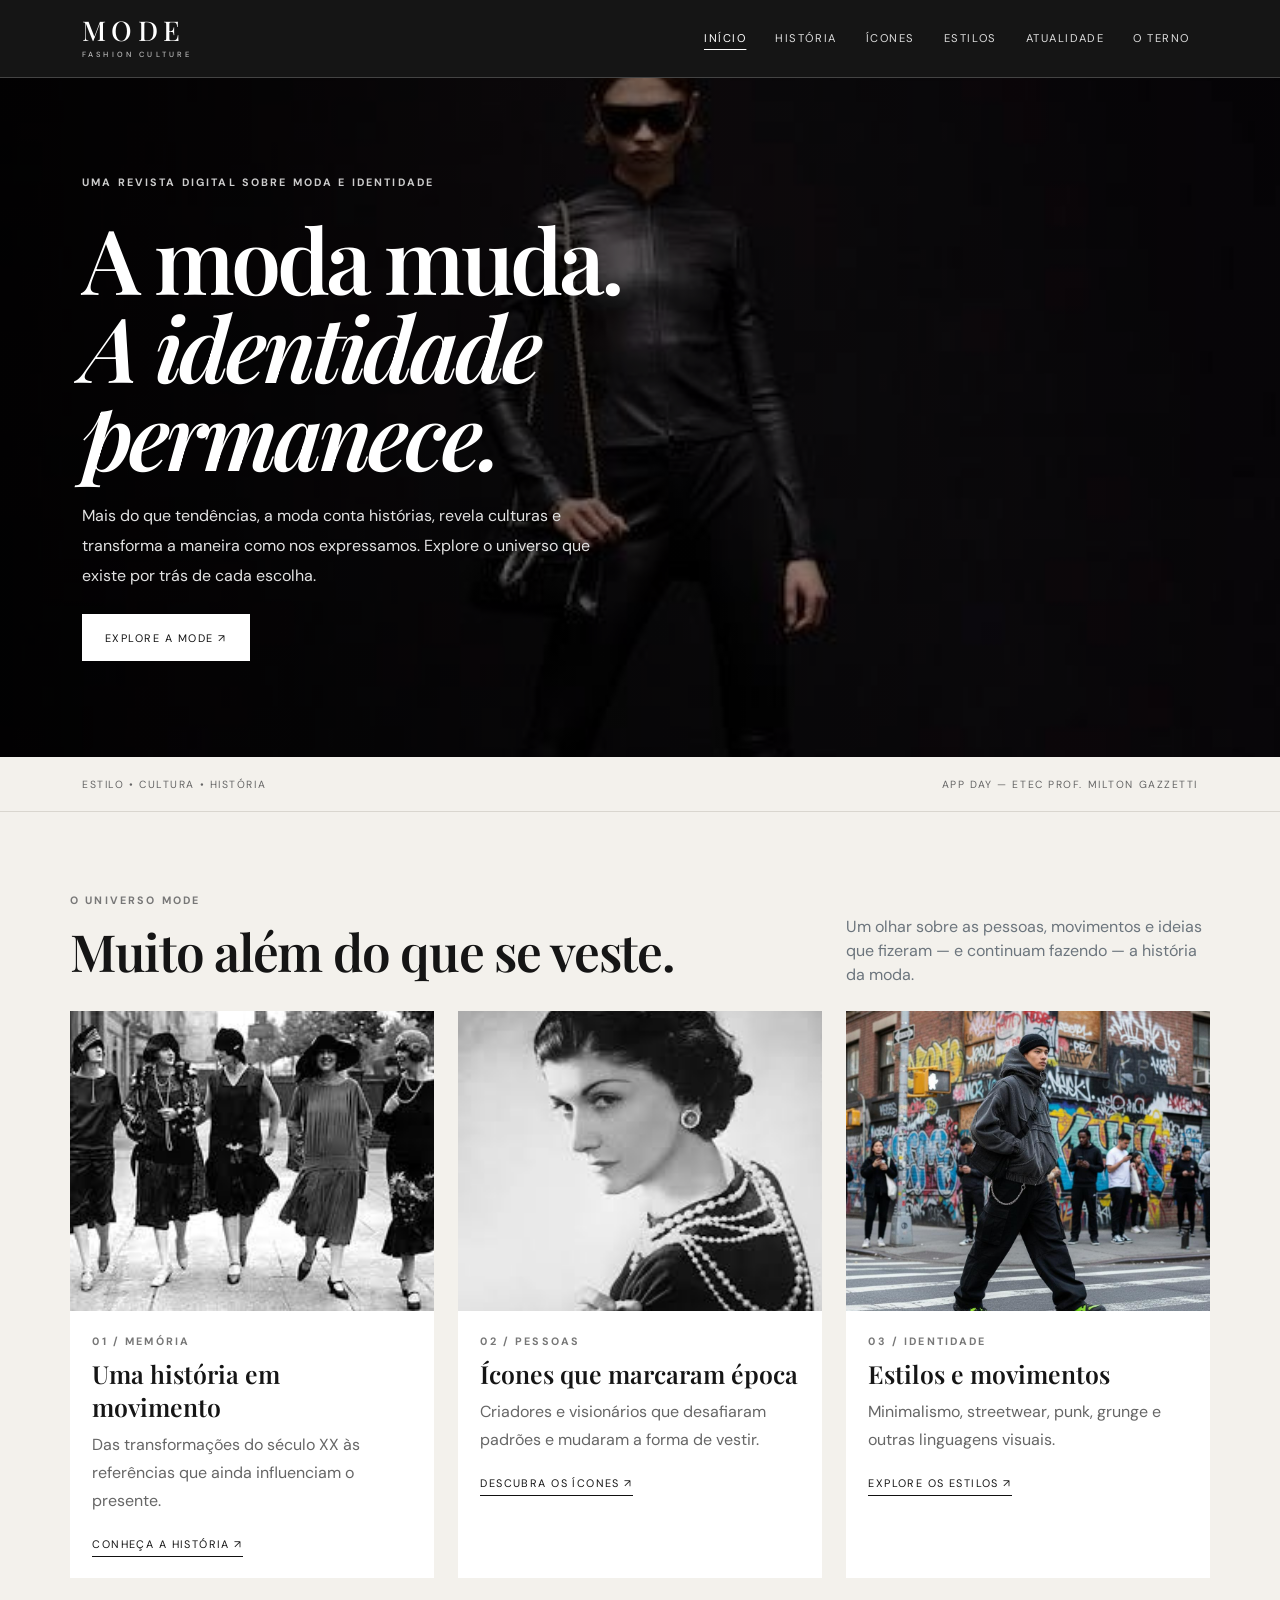
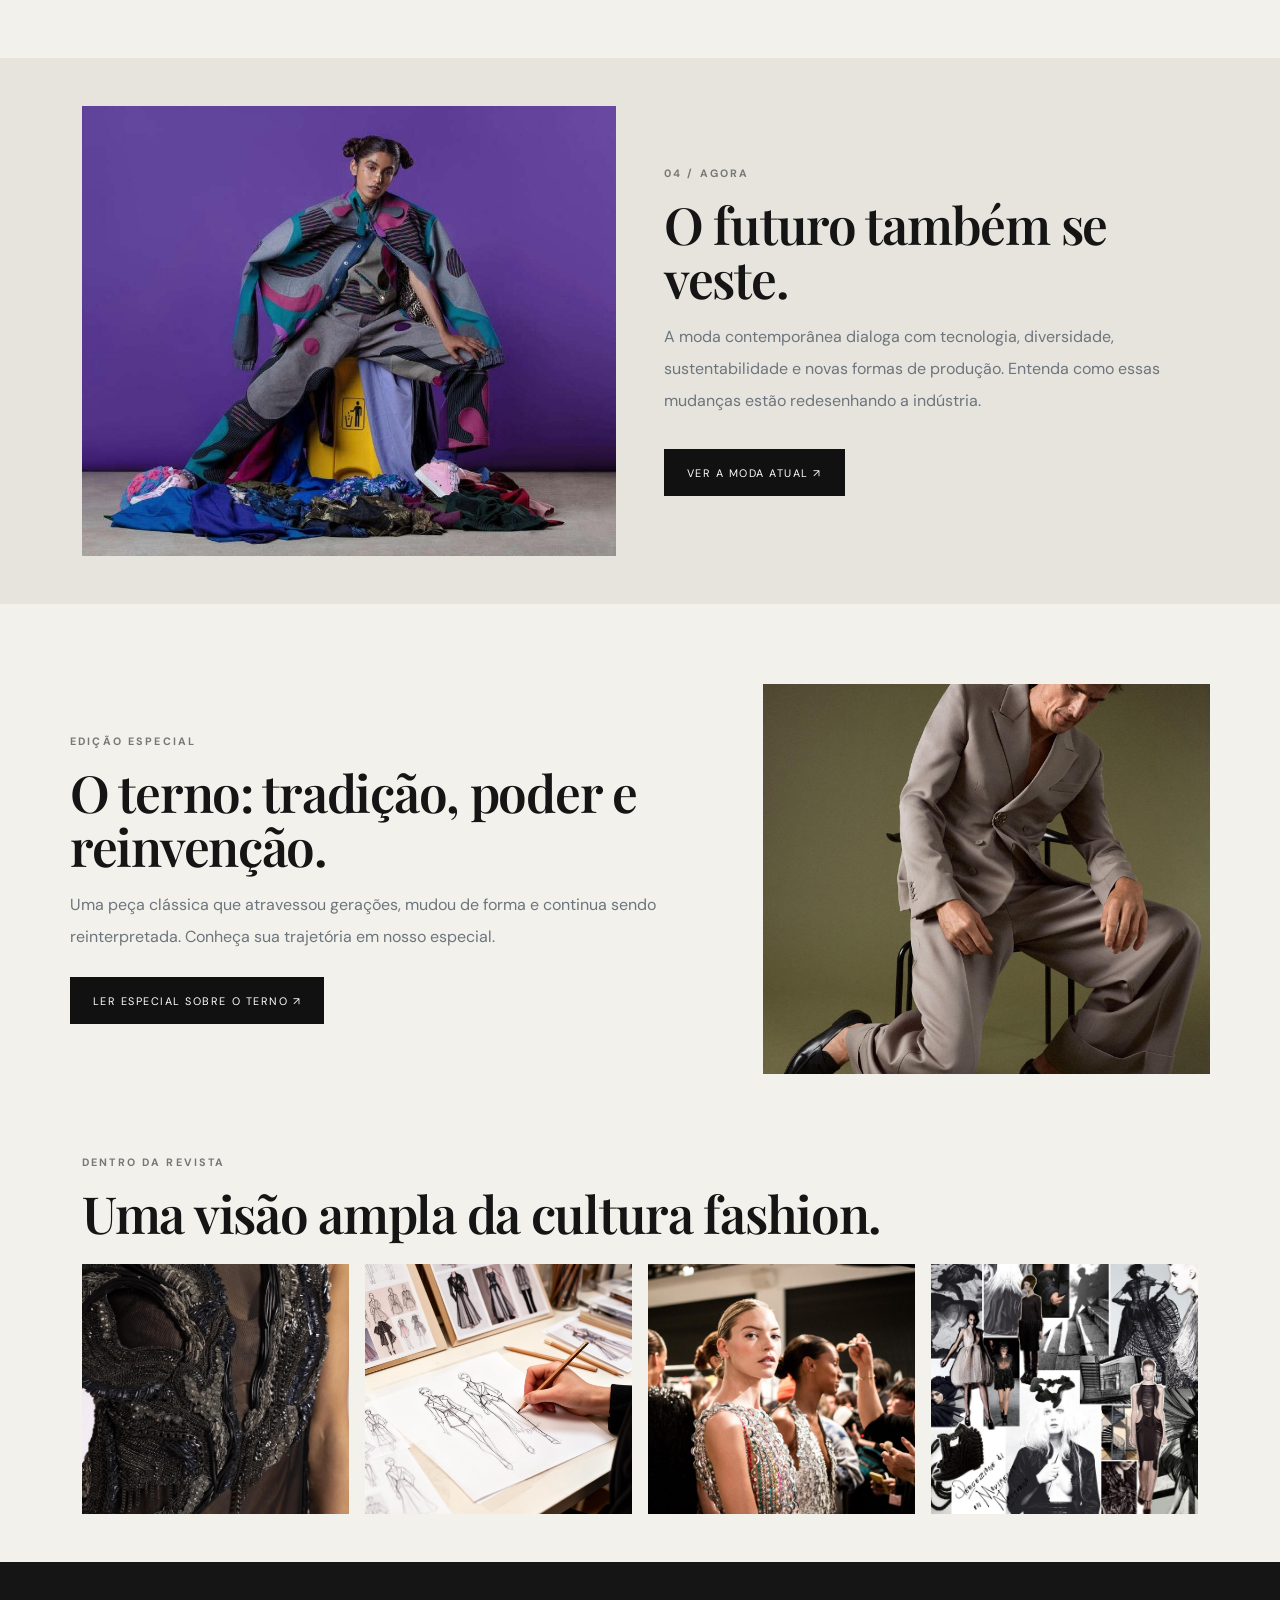
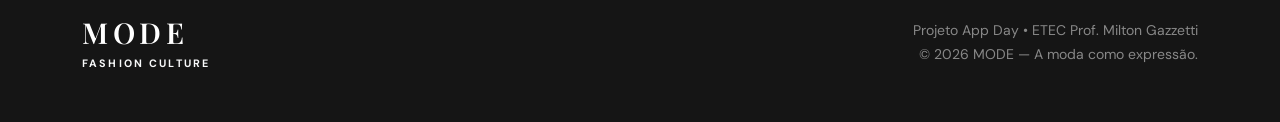
<file: index.html>
<!doctype html>
<html lang="pt-br">

<head>
    <meta charset="utf-8">
    <meta name="viewport" content="width=device-width, initial-scale=1">
    <meta name="description" content="MODE — Fashion Culture: história, estilos, ícones e cultura da moda.">
    <meta name="theme-color" content="#151515">
    <title>Fashion Culture | MODE — Fashion Culture</title>
    <link rel="icon" type="image/svg+xml" href="img/mode-mark.svg">
    <link rel="stylesheet" href="css/bootstrap.min.css">
    <link rel="stylesheet" href="css/style.css">
</head>

<body>
    <nav class="navbar navbar-expand-lg navbar-dark fixed-top">
        <div class="container"><a class="navbar-brand" href="index.html">MODE<span class="brand-sub">FASHION
                    CULTURE</span></a><button class="navbar-toggler" type="button" data-bs-toggle="collapse"
                data-bs-target="#mainNav" aria-controls="mainNav" aria-expanded="false" aria-label="Abrir menu"><span
                    class="navbar-toggler-icon"></span></button>
            <div class="collapse navbar-collapse" id="mainNav">
                <ul class="navbar-nav ms-auto">
                    <li class="nav-item"><a class="nav-link" href="index.html">Início</a></li>
                    <li class="nav-item"><a class="nav-link" href="Pages/história.html">História</a></li>
                    <li class="nav-item"><a class="nav-link" href="Pages/incones.html">Ícones</a></li>
                    <li class="nav-item"><a class="nav-link" href="Pages/estilos.html">Estilos</a></li>
                    <li class="nav-item"><a class="nav-link" href="Pages/contemporanea.html">Atualidade</a></li>
                    <li class="nav-item"><a class="nav-link" href="Pages/terno.html">O terno</a></li>
                </ul>
            </div>
        </div>
    </nav>
    <header class="hero">
        <div class="container">
            <div class="hero-content">
                <div class="eyebrow mb-4">Uma revista digital sobre moda e identidade</div>
                <h1 class="display-title">A moda muda.<br><em>A identidade permanece.</em></h1>
                <p class="my-4">Mais do que tendências, a moda conta histórias, revela culturas e transforma a maneira
                    como nos expressamos. Explore o universo que existe por trás de cada escolha.</p><a class="btn-mode"
                    href="Pages/história.html">Explore a MODE ↗</a>
            </div>
        </div>
    </header>
    <div class="intro-strip">
        <div class="container d-flex flex-wrap justify-content-between gap-2"><span>Estilo • Cultura •
                História</span><span>App Day — ETEC Prof. Milton Gazzetti</span></div>
    </div>
    <main>
        <section class="container content-section">
            <div class="row align-items-end mb-4">
                <div class="col-lg-8">
                    <div class="eyebrow mb-3">O universo MODE</div>
                    <h2 class="section-title">Muito além do que se veste.</h2>
                </div>
                <div class="col-lg-4">
                    <p class="text-secondary mb-0">Um olhar sobre as pessoas, movimentos e ideias que fizeram — e
                        continuam fazendo — a história da moda.</p>
                </div>
            </div>
            <div class="row g-4">
                <div class="col-md-6 col-lg-4">
                    <article class="editorial-card"><img src="img/história/Anos 1930.jpeg" alt="Moda dos anos 1930">
                        <div class="card-body">
                            <div class="eyebrow mb-2">01 / Memória</div>
                            <h3>Uma história em movimento</h3>
                            <p>Das transformações do século XX às referências que ainda influenciam o presente.</p><a
                                class="text-link" href="Pages/história.html">Conheça a história ↗</a>
                        </div>
                    </article>
                </div>
                <div class="col-md-6 col-lg-4">
                    <article class="editorial-card"><img src="img/Personalidade/coco channel.jpeg" alt="Coco Chanel">
                        <div class="card-body">
                            <div class="eyebrow mb-2">02 / Pessoas</div>
                            <h3>Ícones que marcaram época</h3>
                            <p>Criadores e visionários que desafiaram padrões e mudaram a forma de vestir.</p><a
                                class="text-link" href="Pages/incones.html">Descubra os ícones ↗</a>
                        </div>
                    </article>
                </div>
                <div class="col-md-6 col-lg-4">
                    <article class="editorial-card"><img src="img/estilos/streetwear.jpeg" alt="Moda streetwear">
                        <div class="card-body">
                            <div class="eyebrow mb-2">03 / Identidade</div>
                            <h3>Estilos e movimentos</h3>
                            <p>Minimalismo, streetwear, punk, grunge e outras linguagens visuais.</p><a
                                class="text-link" href="Pages/estilos.html">Explore os estilos ↗</a>
                        </div>
                    </article>
                </div>
            </div>
        </section>
        <section class="feature-band py-5">
            <div class="container">
                <div class="row align-items-center g-5">
                    <div class="col-lg-6"><img class="feature-image" src="img/contemporaneas/sustentabilidade.jpeg"
                            alt="Moda sustentável"></div>
                    <div class="col-lg-6">
                        <div class="eyebrow mb-3">04 / Agora</div>
                        <h2 class="section-title mb-3">O futuro também se veste.</h2>
                        <p class="text-secondary lh-lg">A moda contemporânea dialoga com tecnologia, diversidade,
                            sustentabilidade e novas formas de produção. Entenda como essas mudanças estão redesenhando
                            a indústria.</p><a class="btn-mode mt-3" href="Pages/contemporanea.html">Ver a moda atual
                            ↗</a>
                    </div>
                </div>
            </div>
        </section>
        <section class="container content-section">
            <div class="row align-items-center g-5">
                <div class="col-lg-7">
                    <div class="eyebrow mb-3">Edição especial</div>
                    <h2 class="section-title">O terno: tradição, poder e reinvenção.</h2>
                    <p class="text-secondary lh-lg mt-3">Uma peça clássica que atravessou gerações, mudou de forma e
                        continua sendo reinterpretada. Conheça sua trajetória em nosso especial.</p><a
                        class="btn-mode mt-2" href="Pages/terno.html">Ler especial sobre o terno ↗</a>
                </div>
                <div class="col-lg-5"><img class="feature-image" style="height:390px"
                        src="img/contemporaneas/moda masculina.jpeg" alt="Alfaiataria contemporânea"></div>
            </div>
        </section>
        <section class="container pb-5">
            <div class="eyebrow mb-3">Dentro da revista</div>
            <h2 class="section-title mb-4">Uma visão ampla da cultura fashion.</h2>
            <div class="row g-3">
                <div class="col-6 col-md-3"><img class="gallery-img" src="img/Galeria/costura e detalhes.jpeg"
                        alt="Detalhes de costura"></div>
                <div class="col-6 col-md-3"><img class="gallery-img" src="img/Galeria/desenho de moda.jpeg"
                        alt="Desenho de moda"></div>
                <div class="col-6 col-md-3"><img class="gallery-img" src="img/Galeria/bastidores.jpeg"
                        alt="Bastidores da moda"></div>
                <div class="col-6 col-md-3"><img class="gallery-img" src="img/Galeria/inspiração.jpeg"
                        alt="Inspiração de moda"></div>
            </div>
        </section>
    </main>
    <footer class="footer">
        <div class="container">
            <div class="row align-items-center gy-3">
                <div class="col-md-6">
                    <div class="brand">MODE</div>
                    <div class="eyebrow text-light mt-1">Fashion Culture</div>
                </div>
                <div class="col-md-6 text-md-end"><small>Projeto App Day • ETEC Prof. Milton
                        Gazzetti</small><br><small>© <span data-year></span> MODE — A moda como expressão.</small></div>
            </div>
        </div>
    </footer><button class="back-top" aria-label="Voltar ao topo">↑</button>
    <script src="js/bootstrap.bundle.min.js"></script>
    <script src="js/script.js"></script>
</body>

</html>
</file>
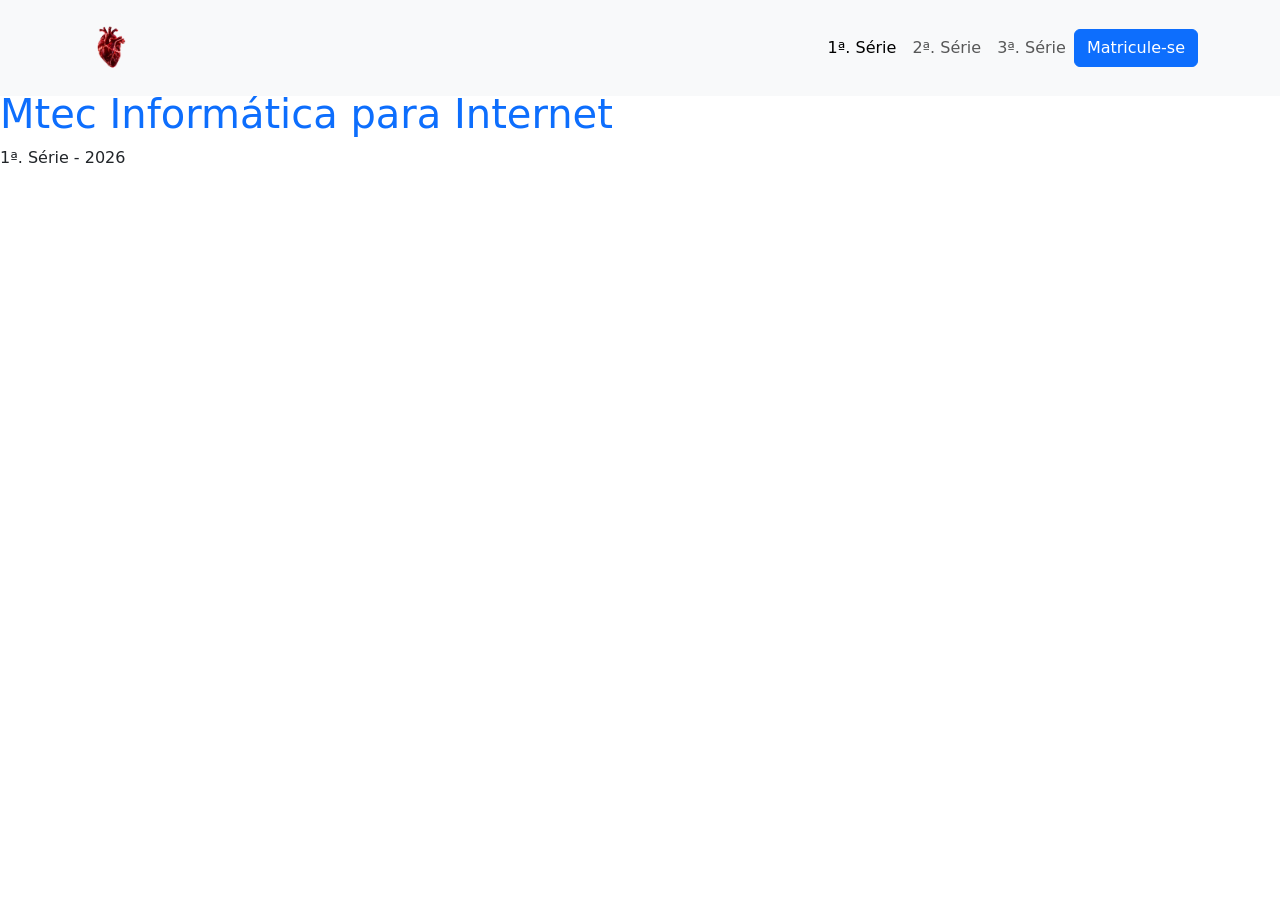
<file: 1°.html>
<!doctype html>
<html lang="pt-br">
    <head>
        <title>Mtec Informática para Internet</title>
        <meta charset="utf-8" />
        <meta name="viewport" content="width=device-width, initial-scale=1" />
        <link href="css/bootstrap.css" rel="stylesheet" />
    </head>
    <!-- <body class="pt-5"> -->
        <body style="padding-top: 90px;">
    <nav class="navbar navbar-expand-lg bg-body-tertiary fixed-top">
        <div class="container">
           <!-- <a class="navbar-brand" href="#">Início</a>-->
            <a class="navbar-brand" href="index.html">
                <img src="img/jota - Editado.png" alt="logo frank ocean" height="70" class="rounded-circle" />
            </a>
            <button
                class="navbar-toggler"
                type="button"
                data-bs-toggle="collapse"
                data-bs-target="#menuPrincipal"
                aria-controls="menuPrincipal"
                aria-expanded="false"
                aria-label="Abrir menu"
            >
                <span class="navbar-toggler-icon"></span>
            </button>

            <div class="collapse navbar-collapse" id="menuPrincipal">
                <ul class="navbar-nav ms-auto">
                    <li class="nav-item">
                        <a class="nav-link active" href="1°.html" aria-current="page">1ª. Série</a>
                    </li>

                    <li class="nav-item">
                        <a class="nav-link" href="2°.html">2ª. Série</a>
                    </li>

                    <li class="nav-item">
                        <a class="nav-link" href="3°.html">3ª. Série</a>
                    </li>
                </ul>

                <a href="#" class="btn btn-primary">Matricule-se</a>
            </div>
        </div>
    </nav>

        <h1 class="text-primary">Mtec Informática para Internet</h1>
        <p>1ª. Série - 2026</p>
        <script src="js/bootstrap.bundle.min.js"></script>
    </body>
</html>
</file>
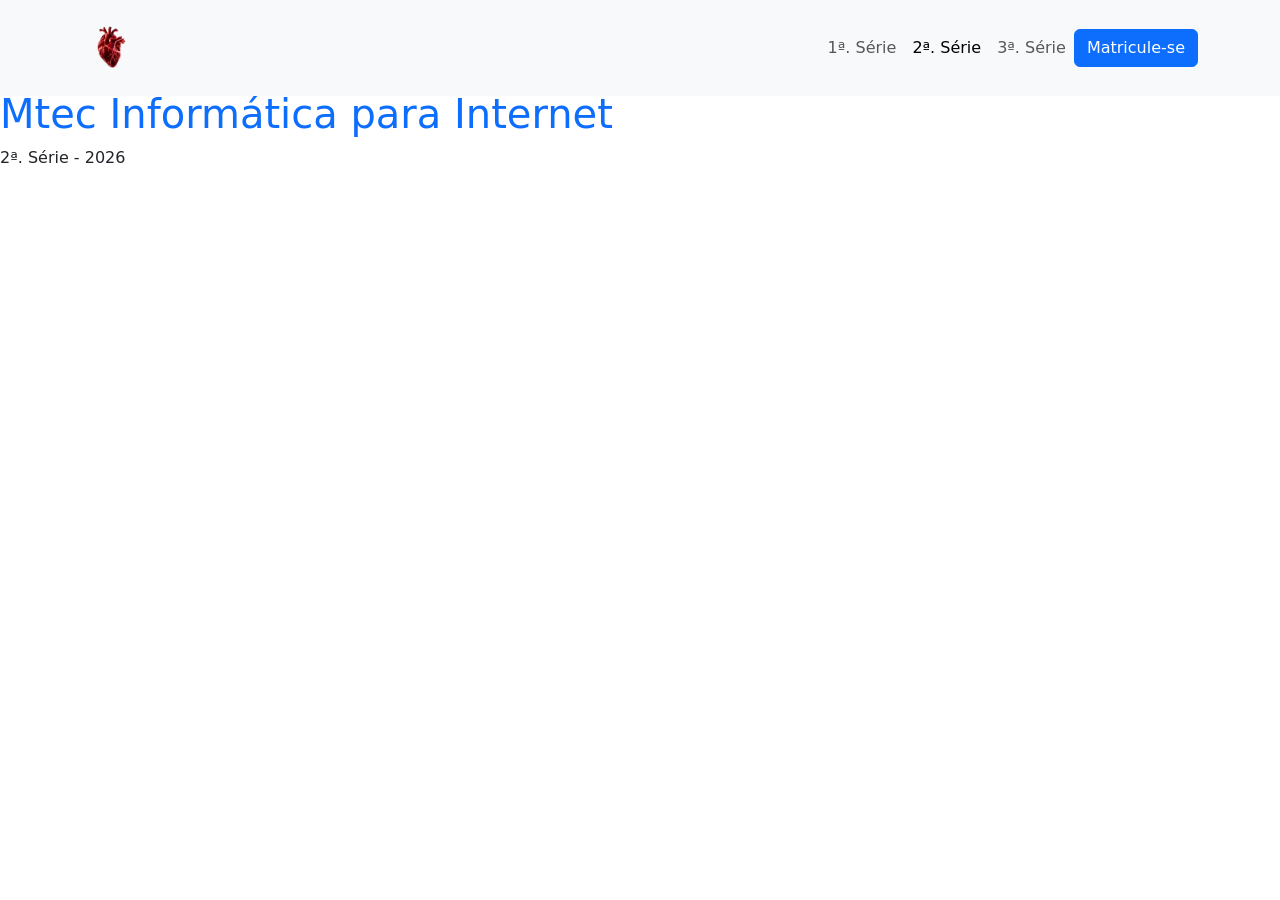
<file: 2°.html>
<!doctype html>
<html lang="pt-br">
    <head>
        <title>Mtec Informática para Internet</title>
        <meta charset="utf-8" />
        <meta name="viewport" content="width=device-width, initial-scale=1" />
        <link href="css/bootstrap.css" rel="stylesheet" />
    </head>
    <!-- <body class="pt-5"> -->
        <body style="padding-top: 90px;">
    <nav class="navbar navbar-expand-lg bg-body-tertiary fixed-top">
        <div class="container">
           <!-- <a class="navbar-brand" href="#">Início</a>-->
            <a class="navbar-brand" href="#">
                <img src="img/jota - Editado.png " alt="Logo Frank" height="70" class="rounded-circle" />
            </a>
            <button
                class="navbar-toggler"
                type="button"
                data-bs-toggle="collapse"
                data-bs-target="#menuPrincipal"
                aria-controls="menuPrincipal"
                aria-expanded="false"
                aria-label="Abrir menu"
            >
                <span class="navbar-toggler-icon"></span>
            </button>

            <div class="collapse navbar-collapse" id="menuPrincipal">
                <ul class="navbar-nav ms-auto">
                    <li class="nav-item">
                        <a class="nav-link" href="1°.html">1ª. Série</a>
                    </li>

                    <li class="nav-item">
                        <a class="nav-link active" href="2°.html" aria-current="page">2ª. Série</a>
                    </li>

                    <li class="nav-item">
                        <a class="nav-link" href="3°.html">3ª. Série</a>
                    </li>
                </ul>

                <a href="#" class="btn btn-primary">Matricule-se</a>
            </div>
        </div>
    </nav>

        <h1 class="text-primary">Mtec Informática para Internet</h1>
        <p>2ª. Série - 2026</p>
        <script src="js/bootstrap.bundle.min.js"></script>
    </body>
</html>
</file>
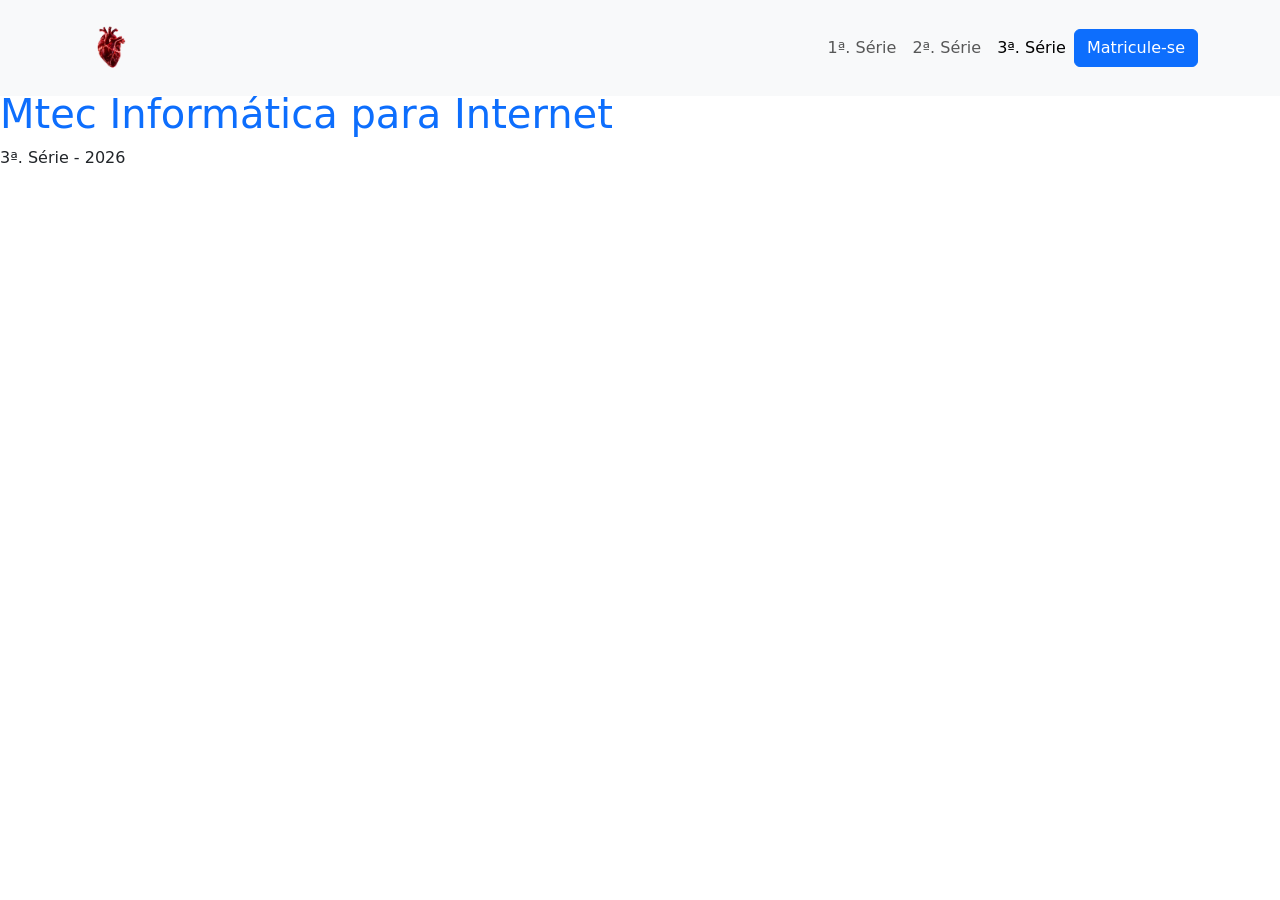
<file: 3°.html>
<!doctype html>
<html lang="pt-br">
    <head>
        <title>Mtec Informática para Internet</title>
        <meta charset="utf-8" />
        <meta name="viewport" content="width=device-width, initial-scale=1" />
        <link href="css/bootstrap.css" rel="stylesheet" />
    </head>
    <!-- <body class="pt-5"> -->
        <body style="padding-top: 90px;">
    <nav class="navbar navbar-expand-lg bg-body-tertiary fixed-top">
        <div class="container">
           <!-- <a class="navbar-brand" href="#">Início</a>-->
            <a class="navbar-brand" href="#">
                <img src="img/jota - Editado.png" alt="Logo frank Ocean" height="70" class="rounded-circle" />
            </a>
            <button
                class="navbar-toggler"
                type="button"
                data-bs-toggle="collapse"
                data-bs-target="#menuPrincipal"
                aria-controls="menuPrincipal"
                aria-expanded="false"
                aria-label="Abrir menu"
            >
                <span class="navbar-toggler-icon"></span>
            </button>

            <div class="collapse navbar-collapse" id="menuPrincipal">
                <ul class="navbar-nav ms-auto">
                    <li class="nav-item">
                        <a class="nav-link" href="1°.html">1ª. Série</a>
                    </li>

                    <li class="nav-item">
                        <a class="nav-link" href="2°.html">2ª. Série</a>
                    </li>

                    <li class="nav-item">
                        <a class="nav-link active" href="3°.html" aria-current="page">3ª. Série</a>
                    </li>
                </ul>

                <a href="#" class="btn btn-primary">Matricule-se</a>
            </div>
        </div>
    </nav>

        <h1 class="text-primary">Mtec Informática para Internet</h1>
        <p>3ª. Série - 2026</p>
        <script src="js/bootstrap.bundle.min.js"></script>
    </body>
</html>
</file>
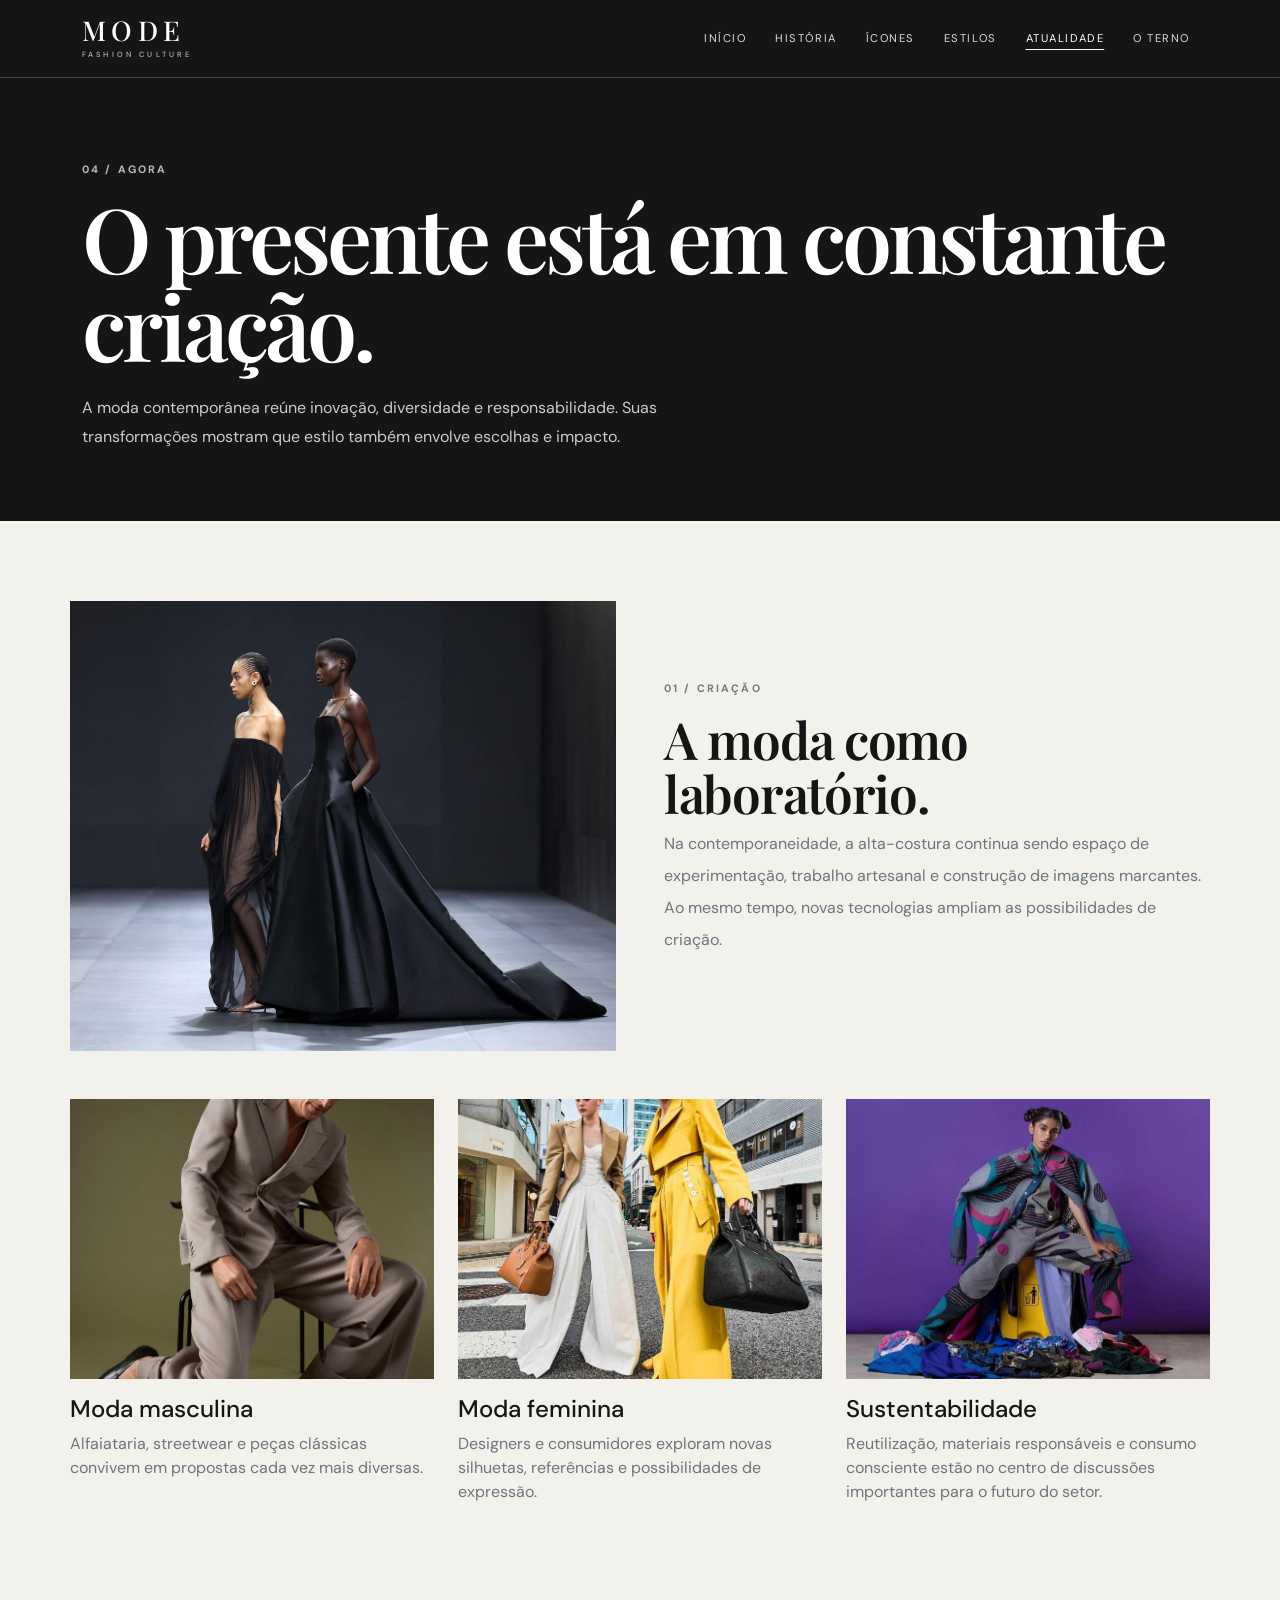
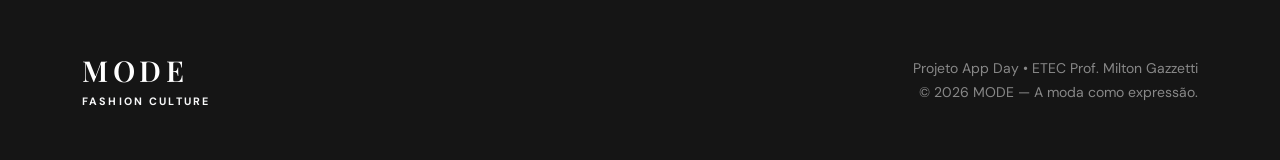
<file: Pages/contemporanea.html>
<!doctype html>
<html lang="pt-br">

<head>
    <meta charset="utf-8">
    <meta name="viewport" content="width=device-width, initial-scale=1">
    <meta name="description" content="MODE — Fashion Culture: história, estilos, ícones e cultura da moda.">
    <meta name="theme-color" content="#151515">
    <title>Moda contemporânea | MODE — Fashion Culture</title>
    <link rel="icon" type="image/svg+xml" href="../img/mode-mark.svg">
    <link rel="stylesheet" href="../css/bootstrap.min.css">
    <link rel="stylesheet" href="../css/style.css">
</head>

<body>
    <nav class="navbar navbar-expand-lg navbar-dark fixed-top">
        <div class="container"><a class="navbar-brand" href="../index.html">MODE<span class="brand-sub">FASHION
                    CULTURE</span></a><button class="navbar-toggler" type="button" data-bs-toggle="collapse"
                data-bs-target="#mainNav" aria-controls="mainNav" aria-expanded="false" aria-label="Abrir menu"><span
                    class="navbar-toggler-icon"></span></button>
            <div class="collapse navbar-collapse" id="mainNav">
                <ul class="navbar-nav ms-auto">
                    <li class="nav-item"><a class="nav-link" href="../index.html">Início</a></li>
                    <li class="nav-item"><a class="nav-link" href="história.html">História</a></li>
                    <li class="nav-item"><a class="nav-link" href="incones.html">Ícones</a></li>
                    <li class="nav-item"><a class="nav-link" href="estilos.html">Estilos</a></li>
                    <li class="nav-item"><a class="nav-link" href="contemporanea.html">Atualidade</a></li>
                    <li class="nav-item"><a class="nav-link" href="terno.html">O terno</a></li>
                </ul>
            </div>
        </div>
    </nav>
    <header class="page-hero">
        <div class="container">
            <div class="eyebrow mb-3">04 / Agora</div>
            <h1 class="display-title">O presente está em constante criação.</h1>
            <p class="mt-4 mb-0">A moda contemporânea reúne inovação, diversidade e responsabilidade. Suas
                transformações mostram que estilo também envolve escolhas e impacto.</p>
        </div>
    </header>
    <main>
        <section class="container content-section">
            <div class="row align-items-center g-5">
                <div class="col-lg-6"><img class="feature-image" src="../img/contemporaneas/alata costura.jpeg"
                        alt="Alta-costura"></div>
                <div class="col-lg-6">
                    <div class="eyebrow mb-3">01 / Criação</div>
                    <h2 class="section-title">A moda como laboratório.</h2>
                    <p class="text-secondary lh-lg">Na contemporaneidade, a alta-costura continua sendo espaço de
                        experimentação, trabalho artesanal e construção de imagens marcantes. Ao mesmo tempo, novas
                        tecnologias ampliam as possibilidades de criação.</p>
                </div>
            </div>
            <div class="row g-4 mt-4">
                <div class="col-md-4"><img class="timeline-img mb-3" src="../img/contemporaneas/moda masculina.jpeg"
                        alt="Moda masculina">
                    <h3 class="h4">Moda masculina</h3>
                    <p class="text-secondary">Alfaiataria, streetwear e peças clássicas convivem em propostas cada vez
                        mais diversas.</p>
                </div>
                <div class="col-md-4"><img class="timeline-img mb-3" src="../img/contemporaneas/moda feminina.jpeg"
                        alt="Moda feminina">
                    <h3 class="h4">Moda feminina</h3>
                    <p class="text-secondary">Designers e consumidores exploram novas silhuetas, referências e
                        possibilidades de expressão.</p>
                </div>
                <div class="col-md-4"><img class="timeline-img mb-3" src="../img/contemporaneas/sustentabilidade.jpeg"
                        alt="Moda sustentável">
                    <h3 class="h4">Sustentabilidade</h3>
                    <p class="text-secondary">Reutilização, materiais responsáveis e consumo consciente estão no centro
                        de discussões importantes para o futuro do setor.</p>
                </div>
            </div>
        </section>
    </main>
    <footer class="footer">
        <div class="container">
            <div class="row align-items-center gy-3">
                <div class="col-md-6">
                    <div class="brand">MODE</div>
                    <div class="eyebrow text-light mt-1">Fashion Culture</div>
                </div>
                <div class="col-md-6 text-md-end"><small>Projeto App Day • ETEC Prof. Milton
                        Gazzetti</small><br><small>© <span data-year></span> MODE — A moda como expressão.</small></div>
            </div>
        </div>
    </footer><button class="back-top" aria-label="Voltar ao topo">↑</button>
    <script src="../js/bootstrap.bundle.min.js"></script>
    <script src="../js/script.js"></script>
</body>

</html>
</file>
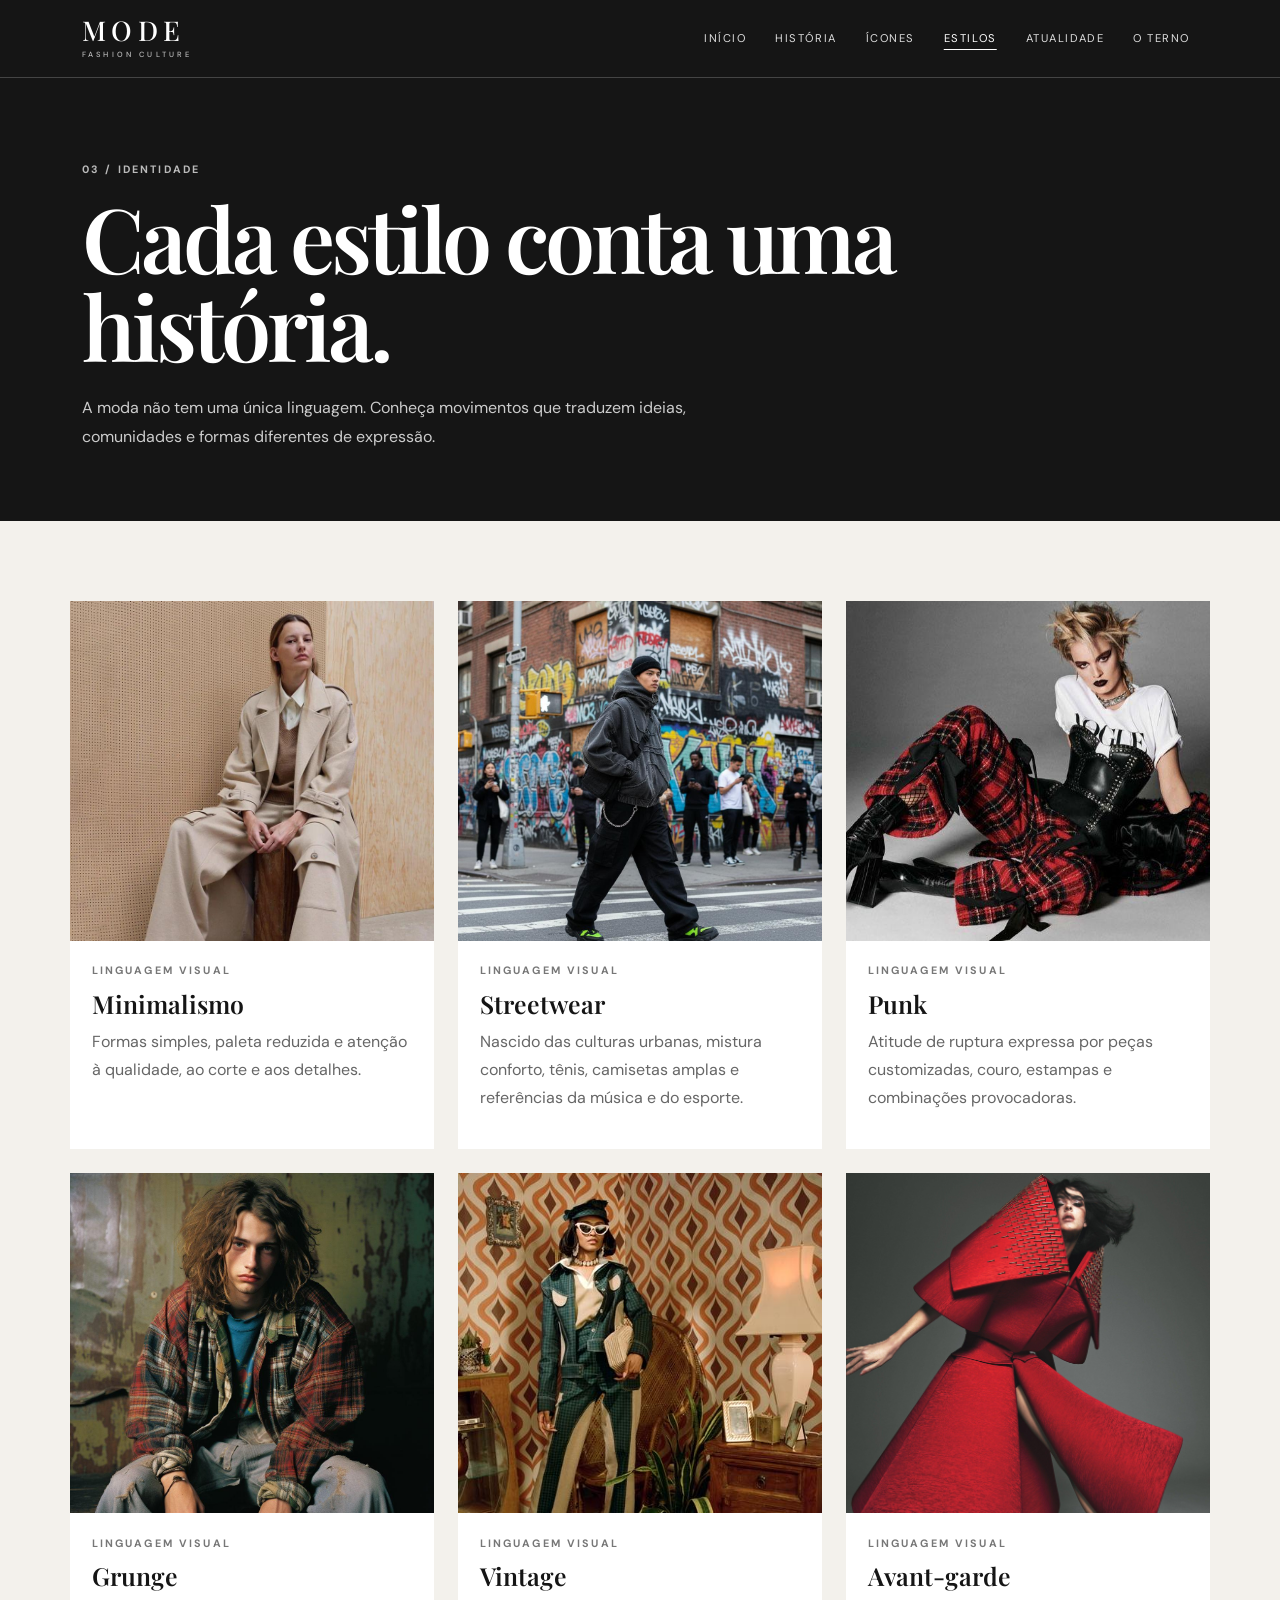
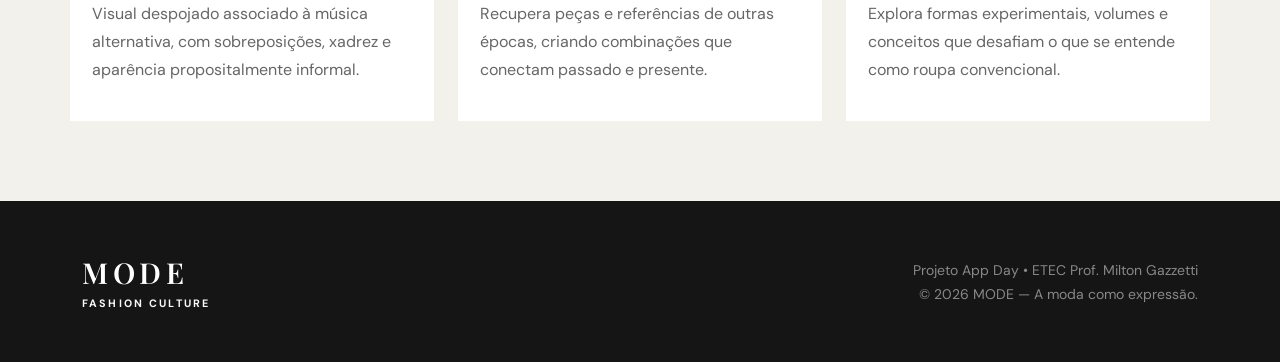
<file: Pages/estilos.html>
<!doctype html>
<html lang="pt-br">

<head>
    <meta charset="utf-8">
    <meta name="viewport" content="width=device-width, initial-scale=1">
    <meta name="description" content="MODE — Fashion Culture: história, estilos, ícones e cultura da moda.">
    <meta name="theme-color" content="#151515">
    <title>Estilos e movimentos | MODE — Fashion Culture</title>
    <link rel="icon" type="image/svg+xml" href="../img/mode-mark.svg">
    <link rel="stylesheet" href="../css/bootstrap.min.css">
    <link rel="stylesheet" href="../css/style.css">
</head>

<body>
    <nav class="navbar navbar-expand-lg navbar-dark fixed-top">
        <div class="container"><a class="navbar-brand" href="../index.html">MODE<span class="brand-sub">FASHION
                    CULTURE</span></a><button class="navbar-toggler" type="button" data-bs-toggle="collapse"
                data-bs-target="#mainNav" aria-controls="mainNav" aria-expanded="false" aria-label="Abrir menu"><span
                    class="navbar-toggler-icon"></span></button>
            <div class="collapse navbar-collapse" id="mainNav">
                <ul class="navbar-nav ms-auto">
                    <li class="nav-item"><a class="nav-link" href="../index.html">Início</a></li>
                    <li class="nav-item"><a class="nav-link" href="história.html">História</a></li>
                    <li class="nav-item"><a class="nav-link" href="incones.html">Ícones</a></li>
                    <li class="nav-item"><a class="nav-link" href="estilos.html">Estilos</a></li>
                    <li class="nav-item"><a class="nav-link" href="contemporanea.html">Atualidade</a></li>
                    <li class="nav-item"><a class="nav-link" href="terno.html">O terno</a></li>
                </ul>
            </div>
        </div>
    </nav>
    <header class="page-hero">
        <div class="container">
            <div class="eyebrow mb-3">03 / Identidade</div>
            <h1 class="display-title">Cada estilo conta uma história.</h1>
            <p class="mt-4 mb-0">A moda não tem uma única linguagem. Conheça movimentos que traduzem ideias, comunidades
                e formas diferentes de expressão.</p>
        </div>
    </header>
    <main>
        <section class="container content-section">
            <div class="row g-4">
                <div class="col-md-6 col-lg-4">
                    <article class="style-card"><img src="../img/estilos/minimalismo.jpeg" alt="Estilo Minimalismo">
                        <div class="card-body">
                            <div class="eyebrow mb-2">Linguagem visual</div>
                            <h3>Minimalismo</h3>
                            <p>Formas simples, paleta reduzida e atenção à qualidade, ao corte e aos detalhes.</p>
                        </div>
                    </article>
                </div>
                <div class="col-md-6 col-lg-4">
                    <article class="style-card"><img src="../img/estilos/streetwear.jpeg" alt="Estilo Streetwear">
                        <div class="card-body">
                            <div class="eyebrow mb-2">Linguagem visual</div>
                            <h3>Streetwear</h3>
                            <p>Nascido das culturas urbanas, mistura conforto, tênis, camisetas amplas e referências da
                                música e do esporte.</p>
                        </div>
                    </article>
                </div>
                <div class="col-md-6 col-lg-4">
                    <article class="style-card"><img src="../img/estilos/punk.jpeg" alt="Estilo Punk">
                        <div class="card-body">
                            <div class="eyebrow mb-2">Linguagem visual</div>
                            <h3>Punk</h3>
                            <p>Atitude de ruptura expressa por peças customizadas, couro, estampas e combinações
                                provocadoras.</p>
                        </div>
                    </article>
                </div>
                <div class="col-md-6 col-lg-4">
                    <article class="style-card"><img src="../img/estilos/grunge.jpeg" alt="Estilo Grunge">
                        <div class="card-body">
                            <div class="eyebrow mb-2">Linguagem visual</div>
                            <h3>Grunge</h3>
                            <p>Visual despojado associado à música alternativa, com sobreposições, xadrez e aparência
                                propositalmente informal.</p>
                        </div>
                    </article>
                </div>
                <div class="col-md-6 col-lg-4">
                    <article class="style-card"><img src="../img/estilos/vintage.jpeg" alt="Estilo Vintage">
                        <div class="card-body">
                            <div class="eyebrow mb-2">Linguagem visual</div>
                            <h3>Vintage</h3>
                            <p>Recupera peças e referências de outras épocas, criando combinações que conectam passado e
                                presente.</p>
                        </div>
                    </article>
                </div>
                <div class="col-md-6 col-lg-4">
                    <article class="style-card"><img src="../img/estilos/avant grade.jpeg" alt="Estilo Avant-garde">
                        <div class="card-body">
                            <div class="eyebrow mb-2">Linguagem visual</div>
                            <h3>Avant-garde</h3>
                            <p>Explora formas experimentais, volumes e conceitos que desafiam o que se entende como
                                roupa convencional.</p>
                        </div>
                    </article>
                </div>
            </div>
        </section>
    </main>
    <footer class="footer">
        <div class="container">
            <div class="row align-items-center gy-3">
                <div class="col-md-6">
                    <div class="brand">MODE</div>
                    <div class="eyebrow text-light mt-1">Fashion Culture</div>
                </div>
                <div class="col-md-6 text-md-end"><small>Projeto App Day • ETEC Prof. Milton
                        Gazzetti</small><br><small>© <span data-year></span> MODE — A moda como expressão.</small></div>
            </div>
        </div>
    </footer><button class="back-top" aria-label="Voltar ao topo">↑</button>
    <script src="../js/bootstrap.bundle.min.js"></script>
    <script src="../js/script.js"></script>
</body>

</html>
</file>
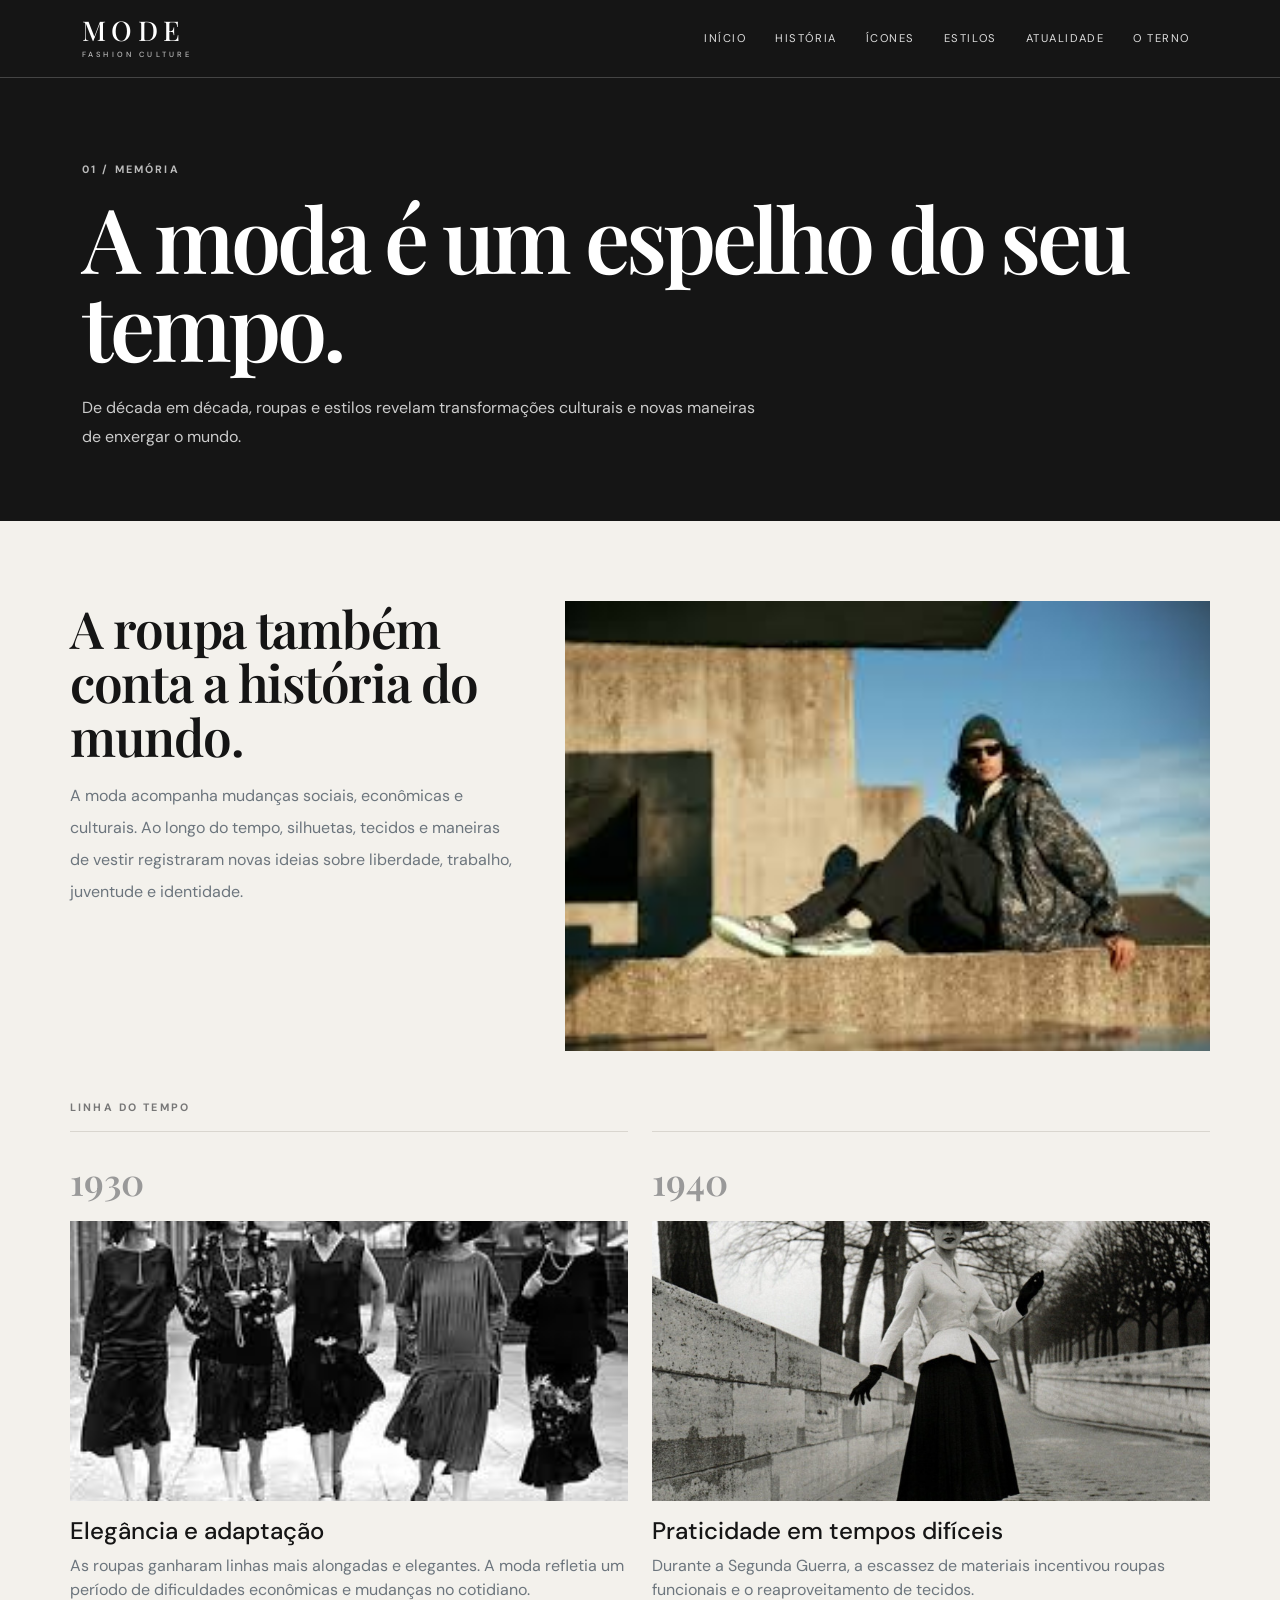
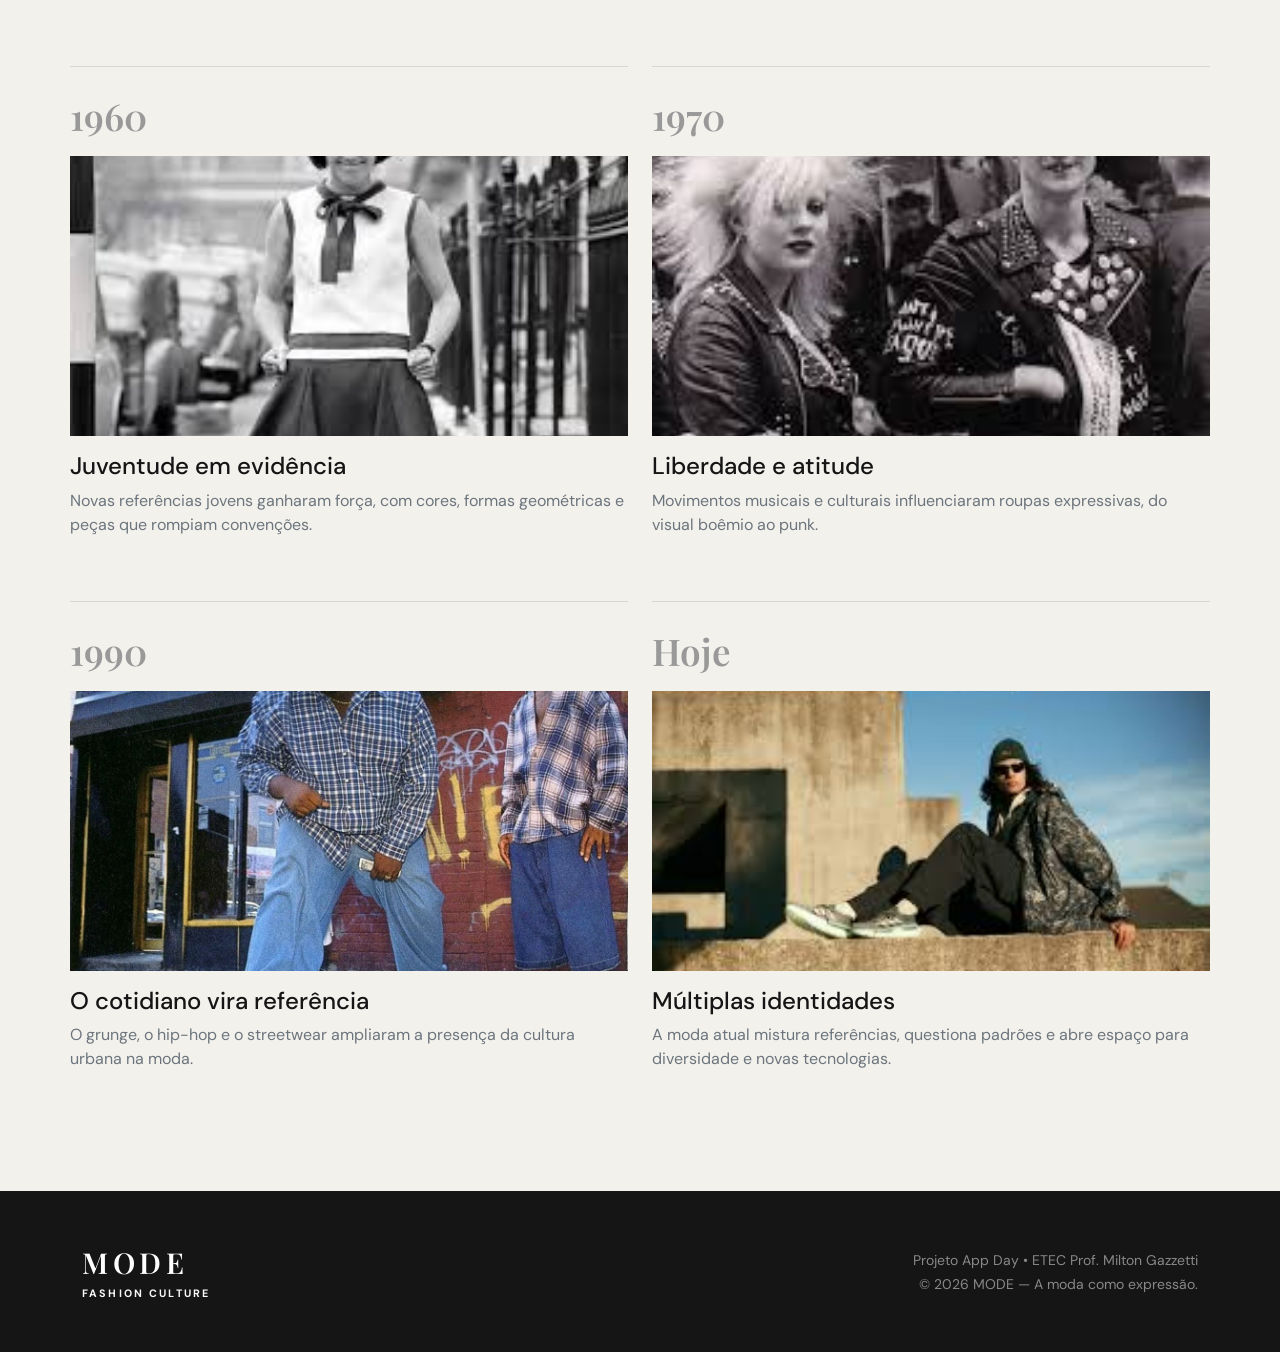
<file: Pages/história.html>
<!doctype html>
<html lang="pt-br">

<head>
    <meta charset="utf-8">
    <meta name="viewport" content="width=device-width, initial-scale=1">
    <meta name="description" content="MODE — Fashion Culture: história, estilos, ícones e cultura da moda.">
    <meta name="theme-color" content="#151515">
    <title>História da moda | MODE — Fashion Culture</title>
    <link rel="icon" type="image/svg+xml" href="../img/mode-mark.svg">
    <link rel="stylesheet" href="../css/bootstrap.min.css">
    <link rel="stylesheet" href="../css/style.css">
</head>

<body>
    <nav class="navbar navbar-expand-lg navbar-dark fixed-top">
        <div class="container"><a class="navbar-brand" href="../index.html">MODE<span class="brand-sub">FASHION
                    CULTURE</span></a><button class="navbar-toggler" type="button" data-bs-toggle="collapse"
                data-bs-target="#mainNav" aria-controls="mainNav" aria-expanded="false" aria-label="Abrir menu"><span
                    class="navbar-toggler-icon"></span></button>
            <div class="collapse navbar-collapse" id="mainNav">
                <ul class="navbar-nav ms-auto">
                    <li class="nav-item"><a class="nav-link" href="../index.html">Início</a></li>
                    <li class="nav-item"><a class="nav-link" href="história.html">História</a></li>
                    <li class="nav-item"><a class="nav-link" href="incones.html">Ícones</a></li>
                    <li class="nav-item"><a class="nav-link" href="estilos.html">Estilos</a></li>
                    <li class="nav-item"><a class="nav-link" href="contemporanea.html">Atualidade</a></li>
                    <li class="nav-item"><a class="nav-link" href="terno.html">O terno</a></li>
                </ul>
            </div>
        </div>
    </nav>
    <header class="page-hero">
        <div class="container">
            <div class="eyebrow mb-3">01 / Memória</div>
            <h1 class="display-title">A moda é um espelho do seu tempo.</h1>
            <p class="mt-4 mb-0">De década em década, roupas e estilos revelam transformações culturais e novas maneiras
                de enxergar o mundo.</p>
        </div>
    </header>
    <main>
        <section class="container content-section">
            <div class="row g-5">
                <div class="col-lg-5">
                    <h2 class="section-title">A roupa também conta a história do mundo.</h2>
                    <p class="mt-3 text-secondary lh-lg">A moda acompanha mudanças sociais, econômicas e culturais. Ao
                        longo do tempo, silhuetas, tecidos e maneiras de vestir registraram novas ideias sobre
                        liberdade, trabalho, juventude e identidade.</p>
                </div>
                <div class="col-lg-7"><img class="feature-image" src="../img/história/Atualidades.jpeg"
                        alt="Moda atual"></div>
            </div>
            <div class="mt-5">
                <div class="eyebrow mb-3">Linha do tempo</div>
                <div class="row g-4">
                    <div class="col-md-6">
                        <article class="timeline-item">
                            <div class="year">1930</div><img class="timeline-img my-3"
                                src="../img/história/Anos 1930.jpeg" alt="Moda 1930">
                            <h3 class="h4">Elegância e adaptação</h3>
                            <p class="text-secondary">As roupas ganharam linhas mais alongadas e elegantes. A moda
                                refletia um período de dificuldades econômicas e mudanças no cotidiano.</p>
                        </article>
                    </div>
                    <div class="col-md-6">
                        <article class="timeline-item">
                            <div class="year">1940</div><img class="timeline-img my-3"
                                src="../img/história/Anos1940.jpg" alt="Moda 1940">
                            <h3 class="h4">Praticidade em tempos difíceis</h3>
                            <p class="text-secondary">Durante a Segunda Guerra, a escassez de materiais incentivou
                                roupas funcionais e o reaproveitamento de tecidos.</p>
                        </article>
                    </div>
                    <div class="col-md-6">
                        <article class="timeline-item">
                            <div class="year">1960</div><img class="timeline-img my-3"
                                src="../img/história/anos1960.jpeg" alt="Moda 1960">
                            <h3 class="h4">Juventude em evidência</h3>
                            <p class="text-secondary">Novas referências jovens ganharam força, com cores, formas
                                geométricas e peças que rompiam convenções.</p>
                        </article>
                    </div>
                    <div class="col-md-6">
                        <article class="timeline-item">
                            <div class="year">1970</div><img class="timeline-img my-3"
                                src="../img/história/anos1970.jpeg" alt="Moda 1970">
                            <h3 class="h4">Liberdade e atitude</h3>
                            <p class="text-secondary">Movimentos musicais e culturais influenciaram roupas expressivas,
                                do visual boêmio ao punk.</p>
                        </article>
                    </div>
                    <div class="col-md-6">
                        <article class="timeline-item">
                            <div class="year">1990</div><img class="timeline-img my-3"
                                src="../img/história/anos1990.webp" alt="Moda 1990">
                            <h3 class="h4">O cotidiano vira referência</h3>
                            <p class="text-secondary">O grunge, o hip-hop e o streetwear ampliaram a presença da cultura
                                urbana na moda.</p>
                        </article>
                    </div>
                    <div class="col-md-6">
                        <article class="timeline-item">
                            <div class="year">Hoje</div><img class="timeline-img my-3"
                                src="../img/história/Atualidades.jpeg" alt="Moda Hoje">
                            <h3 class="h4">Múltiplas identidades</h3>
                            <p class="text-secondary">A moda atual mistura referências, questiona padrões e abre espaço
                                para diversidade e novas tecnologias.</p>
                        </article>
                    </div>
                </div>
            </div>
        </section>
    </main>
    <footer class="footer">
        <div class="container">
            <div class="row align-items-center gy-3">
                <div class="col-md-6">
                    <div class="brand">MODE</div>
                    <div class="eyebrow text-light mt-1">Fashion Culture</div>
                </div>
                <div class="col-md-6 text-md-end"><small>Projeto App Day • ETEC Prof. Milton
                        Gazzetti</small><br><small>© <span data-year></span> MODE — A moda como expressão.</small></div>
            </div>
        </div>
    </footer><button class="back-top" aria-label="Voltar ao topo">↑</button>
    <script src="../js/bootstrap.bundle.min.js"></script>
    <script src="../js/script.js"></script>
</body>

</html>
</file>
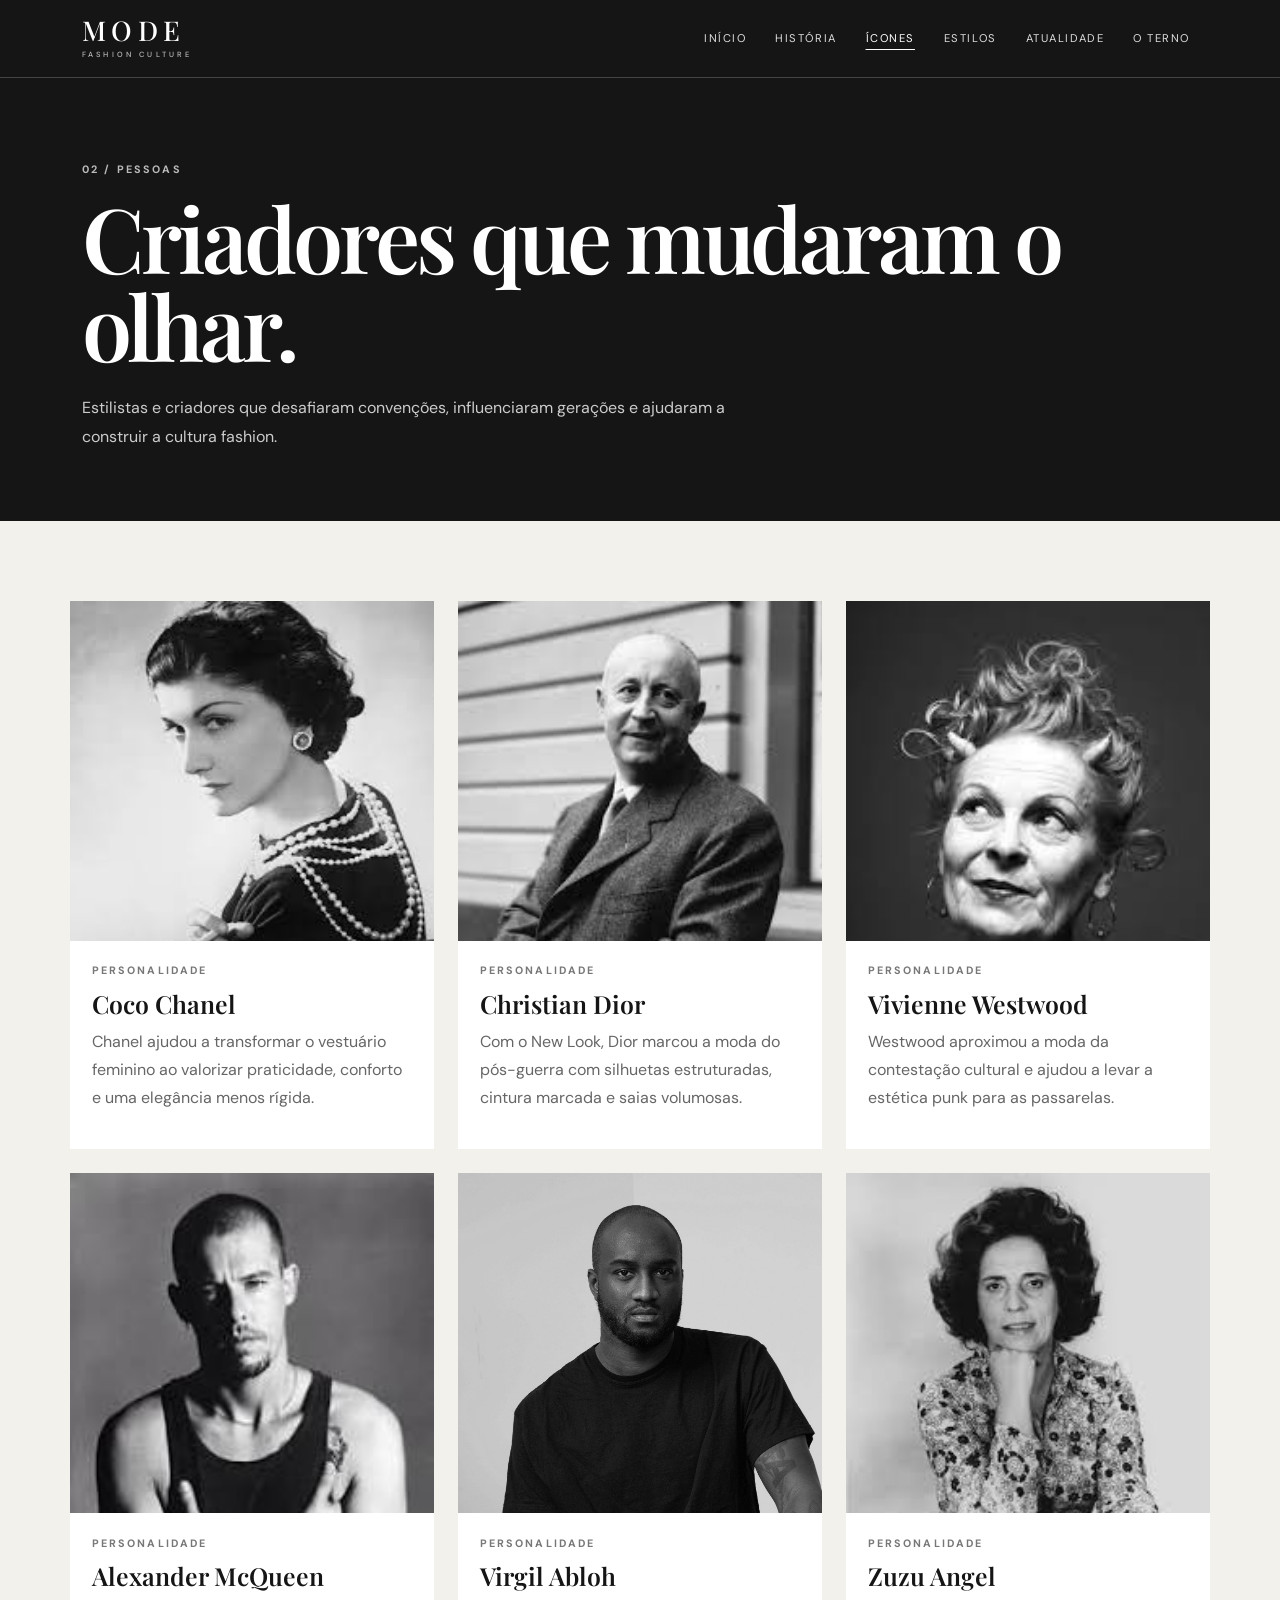
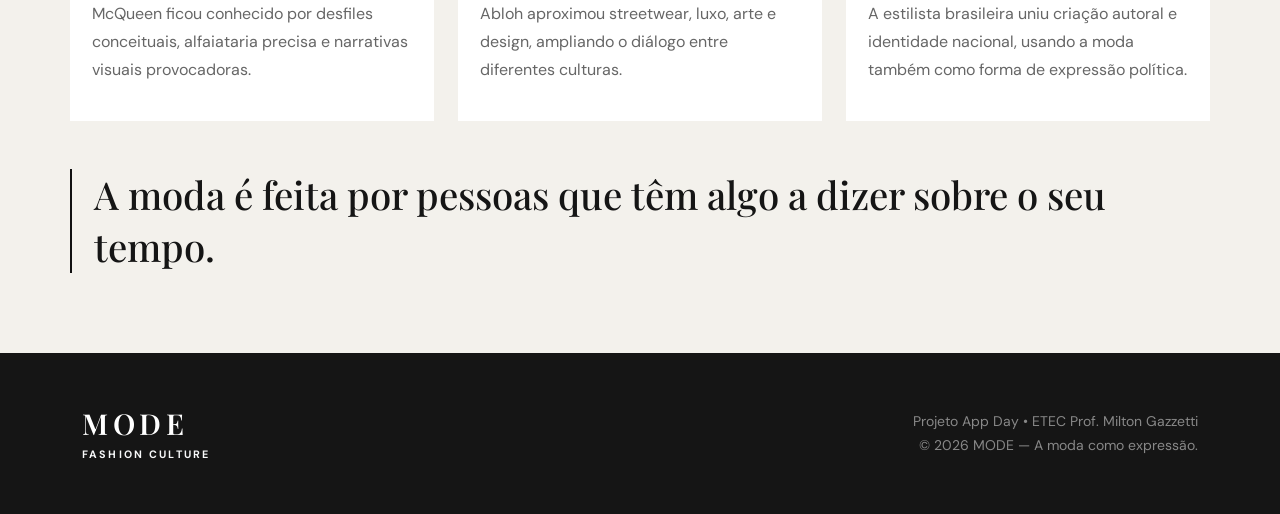
<file: Pages/incones.html>
<!doctype html>
<html lang="pt-br">

<head>
    <meta charset="utf-8">
    <meta name="viewport" content="width=device-width, initial-scale=1">
    <meta name="description" content="MODE — Fashion Culture: história, estilos, ícones e cultura da moda.">
    <meta name="theme-color" content="#151515">
    <title>Ícones da moda | MODE — Fashion Culture</title>
    <link rel="icon" type="image/svg+xml" href="../img/mode-mark.svg">
    <link rel="stylesheet" href="../css/bootstrap.min.css">
    <link rel="stylesheet" href="../css/style.css">
</head>

<body>
    <nav class="navbar navbar-expand-lg navbar-dark fixed-top">
        <div class="container"><a class="navbar-brand" href="../index.html">MODE<span class="brand-sub">FASHION
                    CULTURE</span></a><button class="navbar-toggler" type="button" data-bs-toggle="collapse"
                data-bs-target="#mainNav" aria-controls="mainNav" aria-expanded="false" aria-label="Abrir menu"><span
                    class="navbar-toggler-icon"></span></button>
            <div class="collapse navbar-collapse" id="mainNav">
                <ul class="navbar-nav ms-auto">
                    <li class="nav-item"><a class="nav-link" href="../index.html">Início</a></li>
                    <li class="nav-item"><a class="nav-link" href="história.html">História</a></li>
                    <li class="nav-item"><a class="nav-link" href="incones.html">Ícones</a></li>
                    <li class="nav-item"><a class="nav-link" href="estilos.html">Estilos</a></li>
                    <li class="nav-item"><a class="nav-link" href="contemporanea.html">Atualidade</a></li>
                    <li class="nav-item"><a class="nav-link" href="terno.html">O terno</a></li>
                </ul>
            </div>
        </div>
    </nav>
    <header class="page-hero">
        <div class="container">
            <div class="eyebrow mb-3">02 / Pessoas</div>
            <h1 class="display-title">Criadores que mudaram o olhar.</h1>
            <p class="mt-4 mb-0">Estilistas e criadores que desafiaram convenções, influenciaram gerações e ajudaram a
                construir a cultura fashion.</p>
        </div>
    </header>
    <main>
        <section class="container content-section">
            <div class="row g-4">
                <div class="col-md-6 col-lg-4">
                    <article class="person-card"><img src="../img/Personalidade/coco channel.jpeg" alt="Coco Chanel">
                        <div class="card-body">
                            <div class="eyebrow mb-2">Personalidade</div>
                            <h3>Coco Chanel</h3>
                            <p>Chanel ajudou a transformar o vestuário feminino ao valorizar praticidade, conforto e uma
                                elegância menos rígida.</p>
                        </div>
                    </article>
                </div>
                <div class="col-md-6 col-lg-4">
                    <article class="person-card"><img src="../img/Personalidade/christian dior.jpeg"
                            alt="Christian Dior">
                        <div class="card-body">
                            <div class="eyebrow mb-2">Personalidade</div>
                            <h3>Christian Dior</h3>
                            <p>Com o New Look, Dior marcou a moda do pós-guerra com silhuetas estruturadas, cintura
                                marcada e saias volumosas.</p>
                        </div>
                    </article>
                </div>
                <div class="col-md-6 col-lg-4">
                    <article class="person-card"><img src="../img/Personalidade/vinie westwood.jpeg"
                            alt="Vivienne Westwood">
                        <div class="card-body">
                            <div class="eyebrow mb-2">Personalidade</div>
                            <h3>Vivienne Westwood</h3>
                            <p>Westwood aproximou a moda da contestação cultural e ajudou a levar a estética punk para
                                as passarelas.</p>
                        </div>
                    </article>
                </div>
                <div class="col-md-6 col-lg-4">
                    <article class="person-card"><img src="../img/Personalidade/Alexander mcqueen.jpeg"
                            alt="Alexander McQueen">
                        <div class="card-body">
                            <div class="eyebrow mb-2">Personalidade</div>
                            <h3>Alexander McQueen</h3>
                            <p>McQueen ficou conhecido por desfiles conceituais, alfaiataria precisa e narrativas
                                visuais provocadoras.</p>
                        </div>
                    </article>
                </div>
                <div class="col-md-6 col-lg-4">
                    <article class="person-card"><img src="../img/Personalidade/vrgil abloh.jpeg" alt="Virgil Abloh">
                        <div class="card-body">
                            <div class="eyebrow mb-2">Personalidade</div>
                            <h3>Virgil Abloh</h3>
                            <p>Abloh aproximou streetwear, luxo, arte e design, ampliando o diálogo entre diferentes
                                culturas.</p>
                        </div>
                    </article>
                </div>
                <div class="col-md-6 col-lg-4">
                    <article class="person-card"><img src="../img/Personalidade/zuzu angel.jpeg" alt="Zuzu Angel">
                        <div class="card-body">
                            <div class="eyebrow mb-2">Personalidade</div>
                            <h3>Zuzu Angel</h3>
                            <p>A estilista brasileira uniu criação autoral e identidade nacional, usando a moda também
                                como forma de expressão política.</p>
                        </div>
                    </article>
                </div>
            </div>
            <div class="mt-5 quote">A moda é feita por pessoas que têm algo a dizer sobre o seu tempo.</div>
        </section>
    </main>
    <footer class="footer">
        <div class="container">
            <div class="row align-items-center gy-3">
                <div class="col-md-6">
                    <div class="brand">MODE</div>
                    <div class="eyebrow text-light mt-1">Fashion Culture</div>
                </div>
                <div class="col-md-6 text-md-end"><small>Projeto App Day • ETEC Prof. Milton
                        Gazzetti</small><br><small>© <span data-year></span> MODE — A moda como expressão.</small></div>
            </div>
        </div>
    </footer><button class="back-top" aria-label="Voltar ao topo">↑</button>
    <script src="../js/bootstrap.bundle.min.js"></script>
    <script src="../js/script.js"></script>
</body>

</html>
</file>
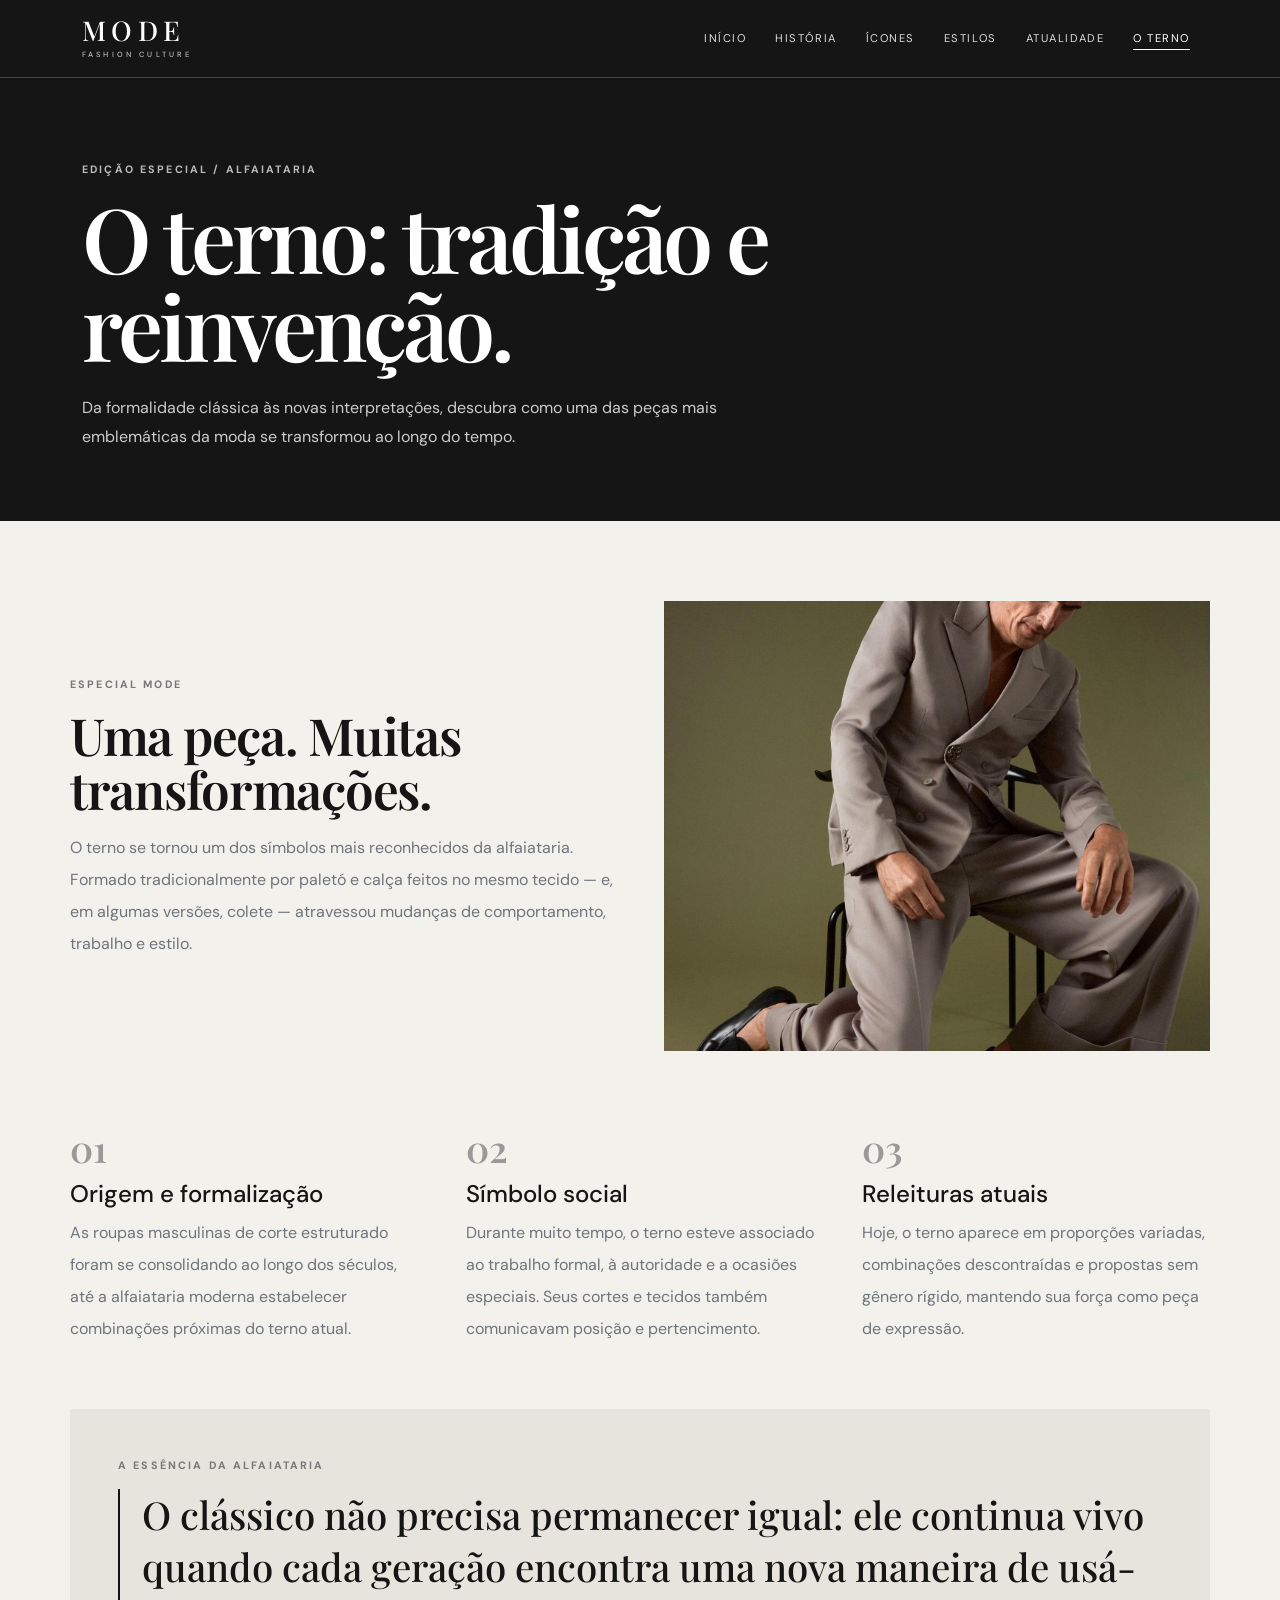
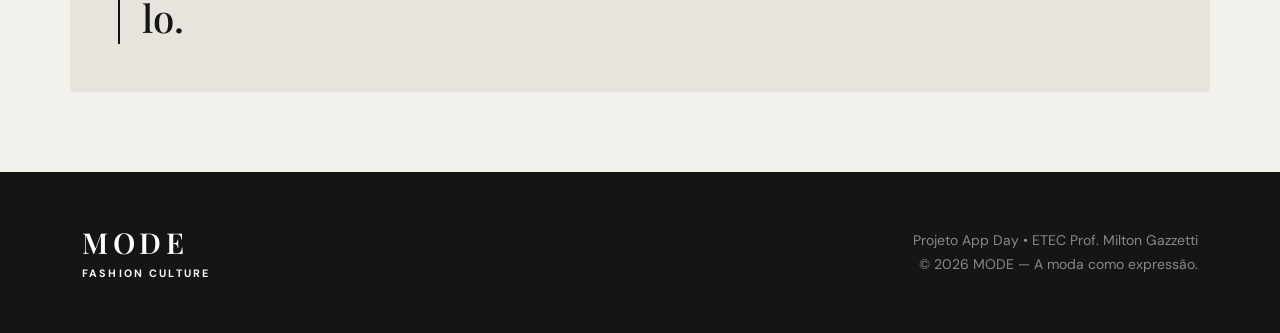
<file: Pages/terno.html>
<!doctype html>
<html lang="pt-br">

<head>
    <meta charset="utf-8">
    <meta name="viewport" content="width=device-width, initial-scale=1">
    <meta name="description" content="MODE — Fashion Culture: história, estilos, ícones e cultura da moda.">
    <meta name="theme-color" content="#151515">
    <title>A história do terno | MODE — Fashion Culture</title>
    <link rel="icon" type="image/svg+xml" href="../img/mode-mark.svg">
    <link rel="stylesheet" href="../css/bootstrap.min.css">
    <link rel="stylesheet" href="../css/style.css">
</head>

<body>
    <nav class="navbar navbar-expand-lg navbar-dark fixed-top">
        <div class="container"><a class="navbar-brand" href="../index.html">MODE<span class="brand-sub">FASHION
                    CULTURE</span></a><button class="navbar-toggler" type="button" data-bs-toggle="collapse"
                data-bs-target="#mainNav" aria-controls="mainNav" aria-expanded="false" aria-label="Abrir menu"><span
                    class="navbar-toggler-icon"></span></button>
            <div class="collapse navbar-collapse" id="mainNav">
                <ul class="navbar-nav ms-auto">
                    <li class="nav-item"><a class="nav-link" href="../index.html">Início</a></li>
                    <li class="nav-item"><a class="nav-link" href="história.html">História</a></li>
                    <li class="nav-item"><a class="nav-link" href="incones.html">Ícones</a></li>
                    <li class="nav-item"><a class="nav-link" href="estilos.html">Estilos</a></li>
                    <li class="nav-item"><a class="nav-link" href="contemporanea.html">Atualidade</a></li>
                    <li class="nav-item"><a class="nav-link" href="terno.html">O terno</a></li>
                </ul>
            </div>
        </div>
    </nav>
    <header class="page-hero">
        <div class="container">
            <div class="eyebrow mb-3">Edição especial / Alfaiataria</div>
            <h1 class="display-title">O terno: tradição e reinvenção.</h1>
            <p class="mt-4 mb-0">Da formalidade clássica às novas interpretações, descubra como uma das peças mais
                emblemáticas da moda se transformou ao longo do tempo.</p>
        </div>
    </header>
    <main>
        <section class="container content-section">
            <div class="row align-items-center g-5">
                <div class="col-lg-6">
                    <div class="eyebrow mb-3">Especial MODE</div>
                    <h2 class="section-title">Uma peça. Muitas transformações.</h2>
                    <p class="mt-3 text-secondary lh-lg">O terno se tornou um dos símbolos mais reconhecidos da
                        alfaiataria. Formado tradicionalmente por paletó e calça feitos no mesmo tecido — e, em algumas
                        versões, colete — atravessou mudanças de comportamento, trabalho e estilo.</p>
                </div>
                <div class="col-lg-6"><img class="feature-image" src="../img/contemporaneas/moda masculina.jpeg"
                        alt="Alfaiataria masculina"></div>
            </div>
            <div class="row g-5 mt-4">
                <div class="col-md-4">
                    <div class="number">01</div>
                    <h3 class="h4 mt-2">Origem e formalização</h3>
                    <p class="text-secondary lh-lg">As roupas masculinas de corte estruturado foram se consolidando ao
                        longo dos séculos, até a alfaiataria moderna estabelecer combinações próximas do terno atual.
                    </p>
                </div>
                <div class="col-md-4">
                    <div class="number">02</div>
                    <h3 class="h4 mt-2">Símbolo social</h3>
                    <p class="text-secondary lh-lg">Durante muito tempo, o terno esteve associado ao trabalho formal, à
                        autoridade e a ocasiões especiais. Seus cortes e tecidos também comunicavam posição e
                        pertencimento.</p>
                </div>
                <div class="col-md-4">
                    <div class="number">03</div>
                    <h3 class="h4 mt-2">Releituras atuais</h3>
                    <p class="text-secondary lh-lg">Hoje, o terno aparece em proporções variadas, combinações
                        descontraídas e propostas sem gênero rígido, mantendo sua força como peça de expressão.</p>
                </div>
            </div>
            <div class="feature-band p-4 p-md-5 mt-5">
                <div class="eyebrow mb-3">A essência da alfaiataria</div>
                <p class="quote mb-0">O clássico não precisa permanecer igual: ele continua vivo quando cada geração
                    encontra uma nova maneira de usá-lo.</p>
            </div>
        </section>
    </main>
    <footer class="footer">
        <div class="container">
            <div class="row align-items-center gy-3">
                <div class="col-md-6">
                    <div class="brand">MODE</div>
                    <div class="eyebrow text-light mt-1">Fashion Culture</div>
                </div>
                <div class="col-md-6 text-md-end"><small>Projeto App Day • ETEC Prof. Milton
                        Gazzetti</small><br><small>© <span data-year></span> MODE — A moda como expressão.</small></div>
            </div>
        </div>
    </footer><button class="back-top" aria-label="Voltar ao topo">↑</button>
    <script src="../js/bootstrap.bundle.min.js"></script>
    <script src="../js/script.js"></script>
</body>

</html>
</file>
<file: css/style.css>
@import url('https://fonts.googleapis.com/css2?family=DM+Sans:wght@400;500;600;700&family=Playfair+Display:ital,wght@0,500;0,600;0,700;1,500;1,600&display=swap');
:root{--ink:#151515;--paper:#f3f1ec;--muted:#777;--line:#d9d6cf;--white:#fff}*{box-sizing:border-box}html{scroll-behavior:smooth}body{margin:0;padding-top:78px;background:var(--paper);color:var(--ink);font-family:'DM Sans',Arial,sans-serif}a{color:inherit}.navbar{background:#151515;min-height:78px;border-bottom:1px solid #444}.navbar-brand{font:500 1.7rem 'Playfair Display',serif;letter-spacing:.2em;color:#fff!important;line-height:.9}.brand-sub{display:block;font:500 .47rem 'DM Sans',sans-serif;letter-spacing:.42em;text-align:center;margin-top:8px;color:#bbb}.nav-link{color:#ddd!important;text-transform:uppercase;font-size:.7rem;letter-spacing:.14em;margin-left:.8rem}.nav-link:hover,.nav-link.active{color:#fff!important;text-decoration:underline;text-underline-offset:7px}.navbar-toggler{border-color:#777}.eyebrow{text-transform:uppercase;letter-spacing:.2em;font-size:.67rem;color:var(--muted);font-weight:700}.display-title{font:600 clamp(3rem,7vw,6.4rem)/.98 'Playfair Display',serif;letter-spacing:-.045em}.section-title{font:600 clamp(2rem,4vw,3.4rem)/1.06 'Playfair Display',serif;letter-spacing:-.025em}.hero{background:#111;color:#fff;min-height:590px;display:flex;align-items:center;position:relative;overflow:hidden}.hero:after{content:'';position:absolute;inset:0;background:linear-gradient(90deg,rgba(0,0,0,.82) 0%,rgba(0,0,0,.48) 48%,rgba(0,0,0,.12) 100%),url('../img/Home/Imagen Principal.jpeg');background-size:cover;background-position:center 24%;background-repeat:no-repeat;opacity:.95}.hero-content{position:relative;z-index:1;padding:6rem 0;max-width:800px}.hero .eyebrow{color:#ccc}.hero p{color:#e2e2e2;max-width:550px;font-size:1rem;line-height:1.85}.btn-mode{display:inline-block;background:#111;color:#fff;border:1px solid #111;border-radius:0;padding:.9rem 1.35rem;text-transform:uppercase;font-size:.68rem;letter-spacing:.14em;text-decoration:none;transition:.2s}.btn-mode:hover{background:transparent;color:#111}.hero .btn-mode{background:#fff;color:#111;border-color:#fff}.hero .btn-mode:hover{background:transparent;color:#fff}.intro-strip{border-bottom:1px solid var(--line);padding:1.2rem 0;text-transform:uppercase;letter-spacing:.15em;font-size:.65rem;color:#666}.content-section{padding:5rem 0}.editorial-card{height:100%;background:#fff;transition:transform .25s}.editorial-card:hover{transform:translateY(-5px)}.editorial-card img{width:100%;height:300px;object-fit:cover;object-position:center;display:block}.editorial-card .card-body{padding:1.4rem}.editorial-card h3,.person-card h3,.style-card h3{font:600 1.55rem 'Playfair Display',serif}.editorial-card p,.person-card p,.style-card p{color:#666;line-height:1.75}.text-link{font-size:.68rem;letter-spacing:.13em;text-transform:uppercase;text-decoration:none;border-bottom:1px solid #111;padding-bottom:5px}.feature-band{background:#e7e4dd}.feature-image{width:100%;height:450px;object-fit:cover;object-position:center}.page-hero{background:#151515;color:#fff;padding:5.2rem 0 4.3rem}.page-hero .eyebrow{color:#bbb}.page-hero p{color:#ccc;max-width:680px;line-height:1.85}.timeline-item{border-top:1px solid var(--line);padding:1.5rem 0}.timeline-item .year,.number{font:600 2.3rem 'Playfair Display',serif;color:#999}.timeline-img{width:100%;height:280px;object-fit:cover;object-position:center}.person-card,.style-card{height:100%;background:#fff}.person-card img,.style-card img{width:100%;height:340px;object-fit:cover;object-position:center top}.person-card .card-body,.style-card .card-body{padding:1.35rem}.quote{font:500 clamp(1.6rem,3vw,2.5rem)/1.35 'Playfair Display',serif;border-left:2px solid #111;padding-left:1.4rem}.gallery-img{width:100%;height:250px;object-fit:cover}.footer{background:#151515;color:#bbb;padding:3.2rem 0}.footer .brand{font:600 1.8rem 'Playfair Display',serif;letter-spacing:.16em;color:#fff}.footer a{color:#ddd;text-decoration:none}.footer a:hover{text-decoration:underline}.footer small{color:#888}.suit-hero{background:#171717;color:#fff}.suit-hero img{width:100%;height:430px;object-fit:cover}.article-copy{max-width:780px;margin:auto}.article-copy p{font-size:1.02rem;line-height:1.95;color:#555}.back-top{position:fixed;right:20px;bottom:20px;z-index:10;background:#151515;color:white;border:0;width:42px;height:42px;display:none}.back-top.show{display:block}@media(max-width:767px){body{padding-top:70px}.hero{min-height:560px}.hero-content{padding:4rem 1rem}.hero:after{background-position:58% center}.editorial-card img{height:250px}.feature-image{height:320px}.page-hero{padding:4rem 0 3rem}.nav-link{margin-left:0;padding:.7rem 0}.person-card img,.style-card img{height:300px}.suit-hero img{height:300px}}
</file>
